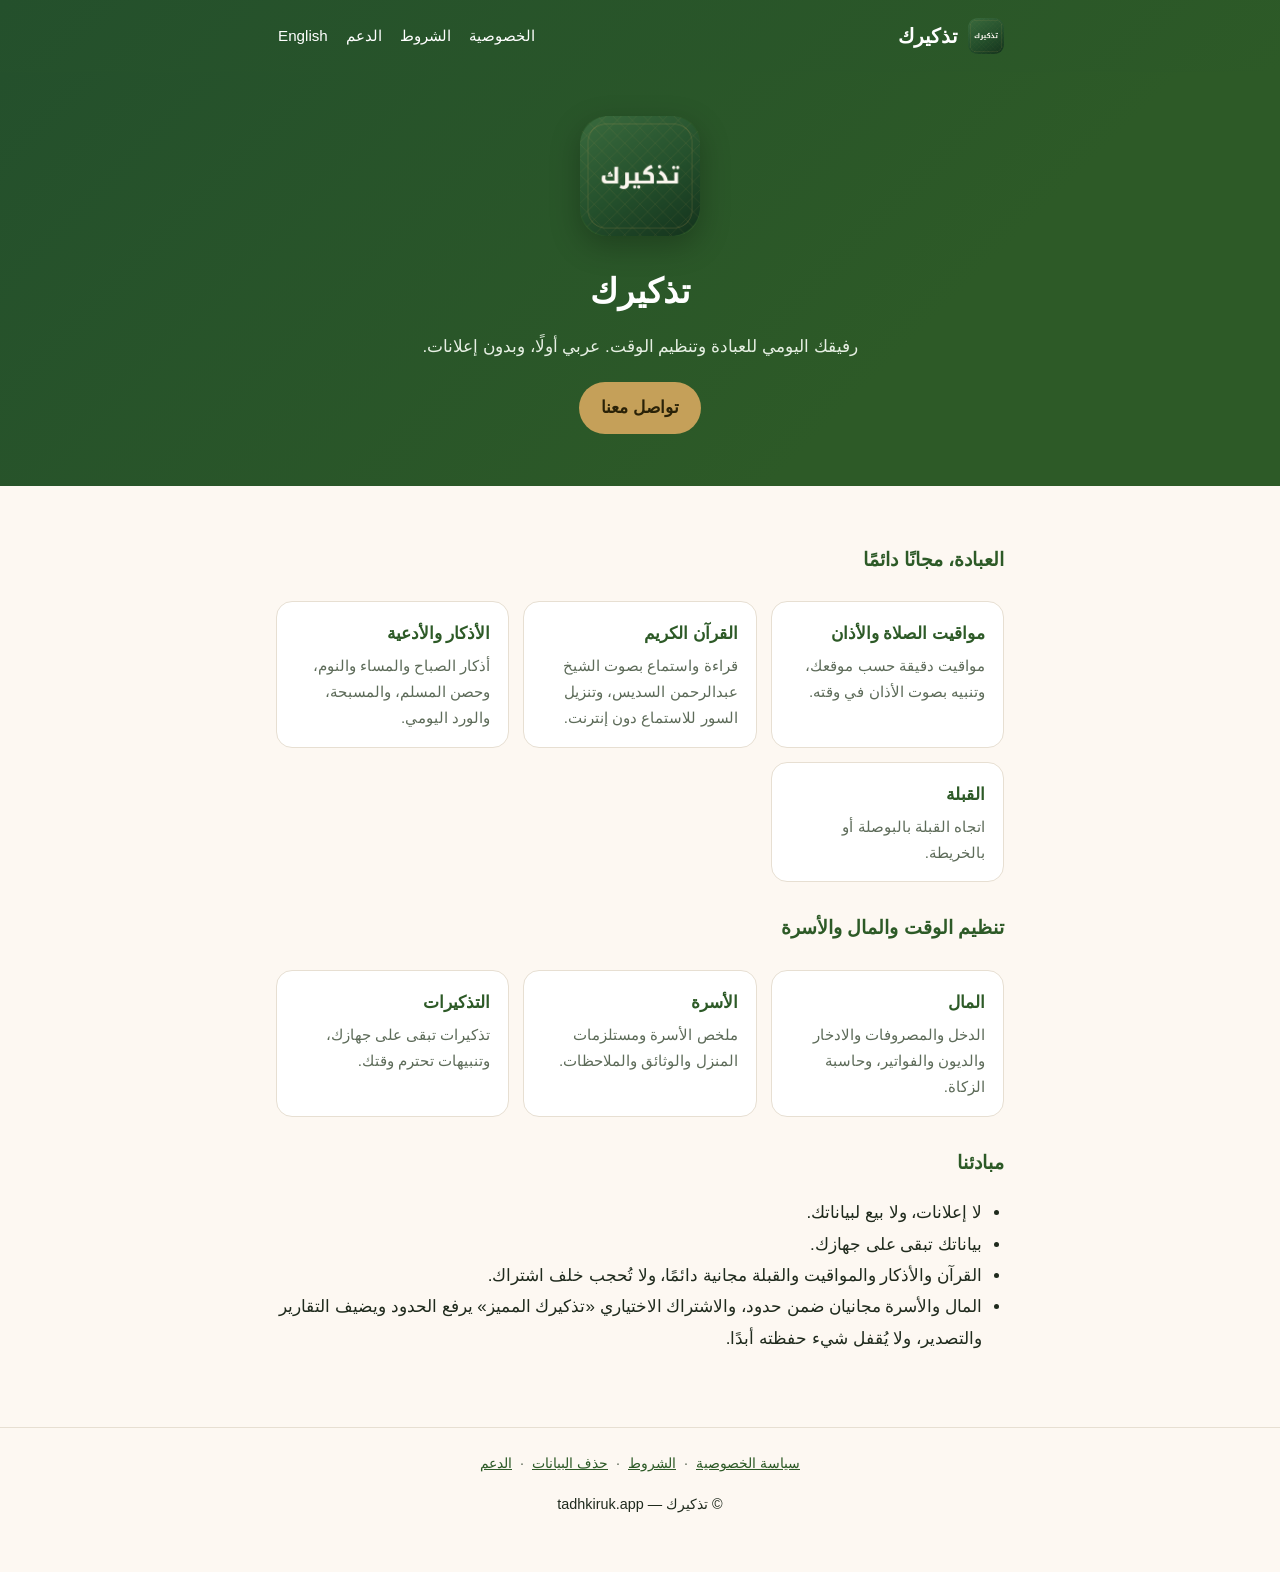
<file: index.html>
<!doctype html>
<html lang="ar" dir="rtl">
<head>
  <meta charset="utf-8">
  <meta name="viewport" content="width=device-width, initial-scale=1">
  <title>تذكيرك | رفيقك اليومي للعبادة وتنظيم الوقت</title>
  <meta name="description" content="تذكيرك: تطبيق عربي بلا إعلانات لمواقيت الصلاة والأذان والقبلة والقرآن والأذكار، وتنظيم الوقت والمال والأسرة.">
  <link rel="alternate" hreflang="en" href="https://tadhkiruk.app/en/">
  <link rel="stylesheet" href="style.css">
  <meta name="theme-color" content="#24502c">
  <link rel="icon" type="image/png" sizes="32x32" href="assets/favicon-32.png">
  <link rel="icon" type="image/png" sizes="192x192" href="assets/favicon-192.png">
  <link rel="apple-touch-icon" href="assets/apple-touch-icon.png">
  <link rel="canonical" href="https://tadhkiruk.app/">
  <meta property="og:type" content="website">
  <meta property="og:site_name" content="تذكيرك">
  <meta property="og:title" content="تذكيرك | رفيقك اليومي للعبادة وتنظيم الوقت">
  <meta property="og:description" content="تذكيرك: تطبيق عربي بلا إعلانات لمواقيت الصلاة والأذان والقبلة والقرآن والأذكار، وتنظيم الوقت والمال والأسرة.">
  <meta property="og:image" content="https://tadhkiruk.app/assets/og-image.png">
  <meta name="twitter:card" content="summary_large_image">
</head>
<body>
<header class="site"><div class="wrap">
  <a class="brand" href="/"><img src="assets/logo-icon-256.png" width="36" height="36" alt=""><span class="name">تذكيرك</span></a>
  <nav class="top">
    <a href="privacy.html">الخصوصية</a>
    <a href="terms.html">الشروط</a>
    <a href="support.html">الدعم</a>
    <a href="en/">English</a>
  </nav>
</div></header>

<section class="hero"><div class="wrap">
  <img class="hero-logo" src="assets/icon-512.png" width="120" height="120" alt="شعار تذكيرك">
  <h1>تذكيرك</h1>
  <p>رفيقك اليومي للعبادة وتنظيم الوقت. عربي أولًا، وبدون إعلانات.</p>
  <a class="badge" href="support.html">تواصل معنا</a>
</div></section>

<main><div class="wrap">
  <h2>العبادة، مجانًا دائمًا</h2>
  <div class="grid">
    <div class="card"><h3>مواقيت الصلاة والأذان</h3><p>مواقيت دقيقة حسب موقعك، وتنبيه بصوت الأذان في وقته.</p></div>
    <div class="card"><h3>القرآن الكريم</h3><p>قراءة واستماع بصوت الشيخ عبدالرحمن السديس، وتنزيل السور للاستماع دون إنترنت.</p></div>
    <div class="card"><h3>الأذكار والأدعية</h3><p>أذكار الصباح والمساء والنوم، وحصن المسلم، والمسبحة، والورد اليومي.</p></div>
    <div class="card"><h3>القبلة</h3><p>اتجاه القبلة بالبوصلة أو بالخريطة.</p></div>
  </div>

  <h2>تنظيم الوقت والمال والأسرة</h2>
  <div class="grid">
    <div class="card"><h3>المال</h3><p>الدخل والمصروفات والادخار والديون والفواتير، وحاسبة الزكاة.</p></div>
    <div class="card"><h3>الأسرة</h3><p>ملخص الأسرة ومستلزمات المنزل والوثائق والملاحظات.</p></div>
    <div class="card"><h3>التذكيرات</h3><p>تذكيرات تبقى على جهازك، وتنبيهات تحترم وقتك.</p></div>
  </div>

  <h2>مبادئنا</h2>
  <ul>
    <li>لا إعلانات، ولا بيع لبياناتك.</li>
    <li>بياناتك تبقى على جهازك.</li>
    <li>القرآن والأذكار والمواقيت والقبلة مجانية دائمًا، ولا تُحجب خلف اشتراك.</li>
    <li>المال والأسرة مجانيان ضمن حدود، والاشتراك الاختياري «تذكيرك المميز» يرفع الحدود ويضيف التقارير والتصدير، ولا يُقفل شيء حفظته أبدًا.</li>
  </ul>
</div></main>

<footer class="site"><div class="wrap">
  <a href="privacy.html">سياسة الخصوصية</a>·<a href="terms.html">الشروط</a>·<a href="delete-data.html">حذف البيانات</a>·<a href="support.html">الدعم</a>
  <p>© تذكيرك — tadhkiruk.app</p>
</div></footer>
</body>
</html>
</file>
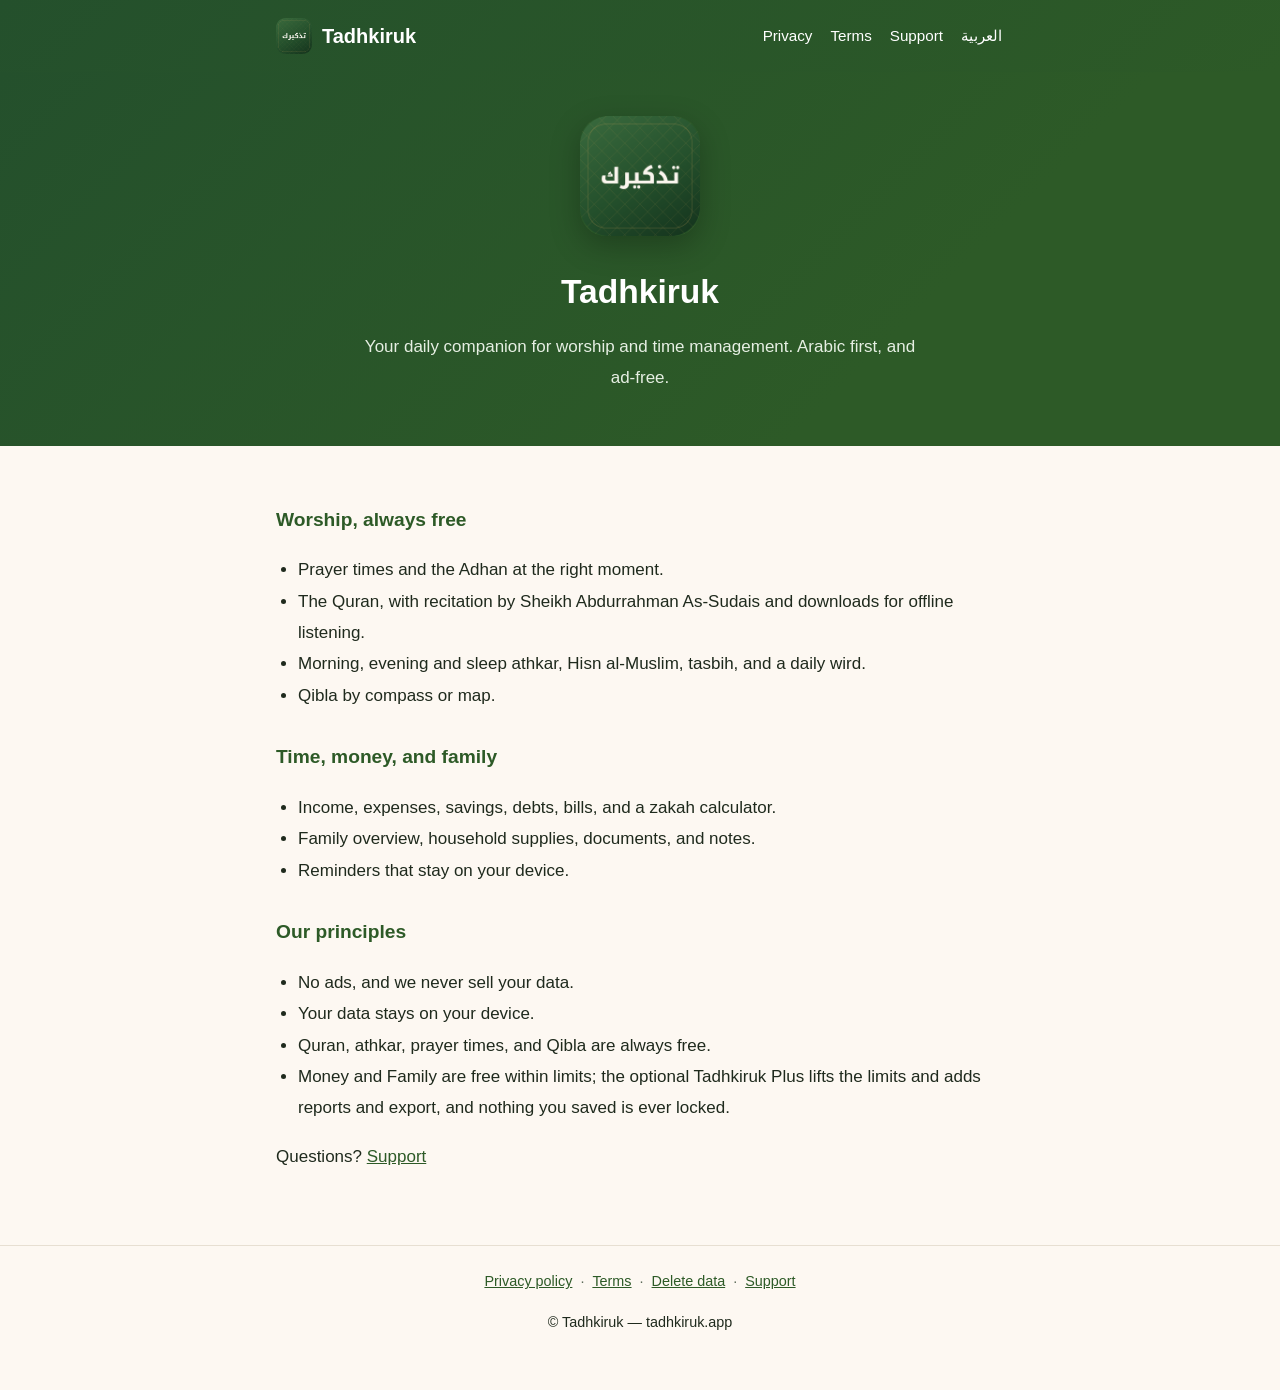
<file: en/index.html>
<!doctype html>
<html lang="en" dir="ltr">
<head>
  <meta charset="utf-8">
  <meta name="viewport" content="width=device-width, initial-scale=1">
  <title>Your daily companion for worship and time management | Tadhkiruk</title>
  <meta name="description" content="Tadhkiruk: an Arabic-first, ad-free app for prayer times, Adhan, Qibla, Quran, and athkar, plus time, money, and family organisation.">
  <link rel="alternate" hreflang="ar" href="https://tadhkiruk.app/en/">
  <link rel="stylesheet" href="../style.css">
  <meta name="theme-color" content="#24502c">
  <link rel="icon" type="image/png" sizes="32x32" href="../assets/favicon-32.png">
  <link rel="icon" type="image/png" sizes="192x192" href="../assets/favicon-192.png">
  <link rel="apple-touch-icon" href="../assets/apple-touch-icon.png">
  <link rel="canonical" href="https://tadhkiruk.app/en/">
  <meta property="og:type" content="website">
  <meta property="og:site_name" content="Tadhkiruk">
  <meta property="og:title" content="Your daily companion for worship and time management | Tadhkiruk">
  <meta property="og:description" content="Tadhkiruk: an Arabic-first, ad-free app for prayer times, Adhan, Qibla, Quran, and athkar, plus time, money, and family organisation.">
  <meta property="og:image" content="https://tadhkiruk.app/assets/og-image.png">
  <meta name="twitter:card" content="summary_large_image">
</head>
<body>
<header class="site"><div class="wrap">
  <a class="brand" href="/en/"><img src="../assets/logo-icon-256.png" width="36" height="36" alt=""><span class="name">Tadhkiruk</span></a>
  <nav class="top">
    <a href="privacy.html">Privacy</a>
    <a href="terms.html">Terms</a>
    <a href="support.html">Support</a>
    <a href="../index.html">العربية</a>
  </nav>
</div></header>
<section class="hero"><div class="wrap">
  <img class="hero-logo" src="../assets/icon-512.png" width="120" height="120" alt="Tadhkiruk logo">
  <h1>Tadhkiruk</h1>
  <p>Your daily companion for worship and time management. Arabic first, and ad-free.</p>
</div></section>
<main><div class="wrap">
  <h2>Worship, always free</h2>
  <ul>
    <li>Prayer times and the Adhan at the right moment.</li>
    <li>The Quran, with recitation by Sheikh Abdurrahman As-Sudais and downloads for offline listening.</li>
    <li>Morning, evening and sleep athkar, Hisn al-Muslim, tasbih, and a daily wird.</li>
    <li>Qibla by compass or map.</li>
  </ul>
  <h2>Time, money, and family</h2>
  <ul>
    <li>Income, expenses, savings, debts, bills, and a zakah calculator.</li>
    <li>Family overview, household supplies, documents, and notes.</li>
    <li>Reminders that stay on your device.</li>
  </ul>
  <h2>Our principles</h2>
  <ul>
    <li>No ads, and we never sell your data.</li>
    <li>Your data stays on your device.</li>
    <li>Quran, athkar, prayer times, and Qibla are always free.</li>
    <li>Money and Family are free within limits; the optional Tadhkiruk Plus lifts the limits and adds reports and export, and nothing you saved is ever locked.</li>
  </ul>
  <p>Questions? <a href="support.html">Support</a></p>
</div></main>
<footer class="site"><div class="wrap">
  <a href="privacy.html">Privacy policy</a>·<a href="terms.html">Terms</a>·<a href="delete-data.html">Delete data</a>·<a href="support.html">Support</a>
  <p>© Tadhkiruk — tadhkiruk.app</p>
</div></footer>
</body>
</html>
</file>
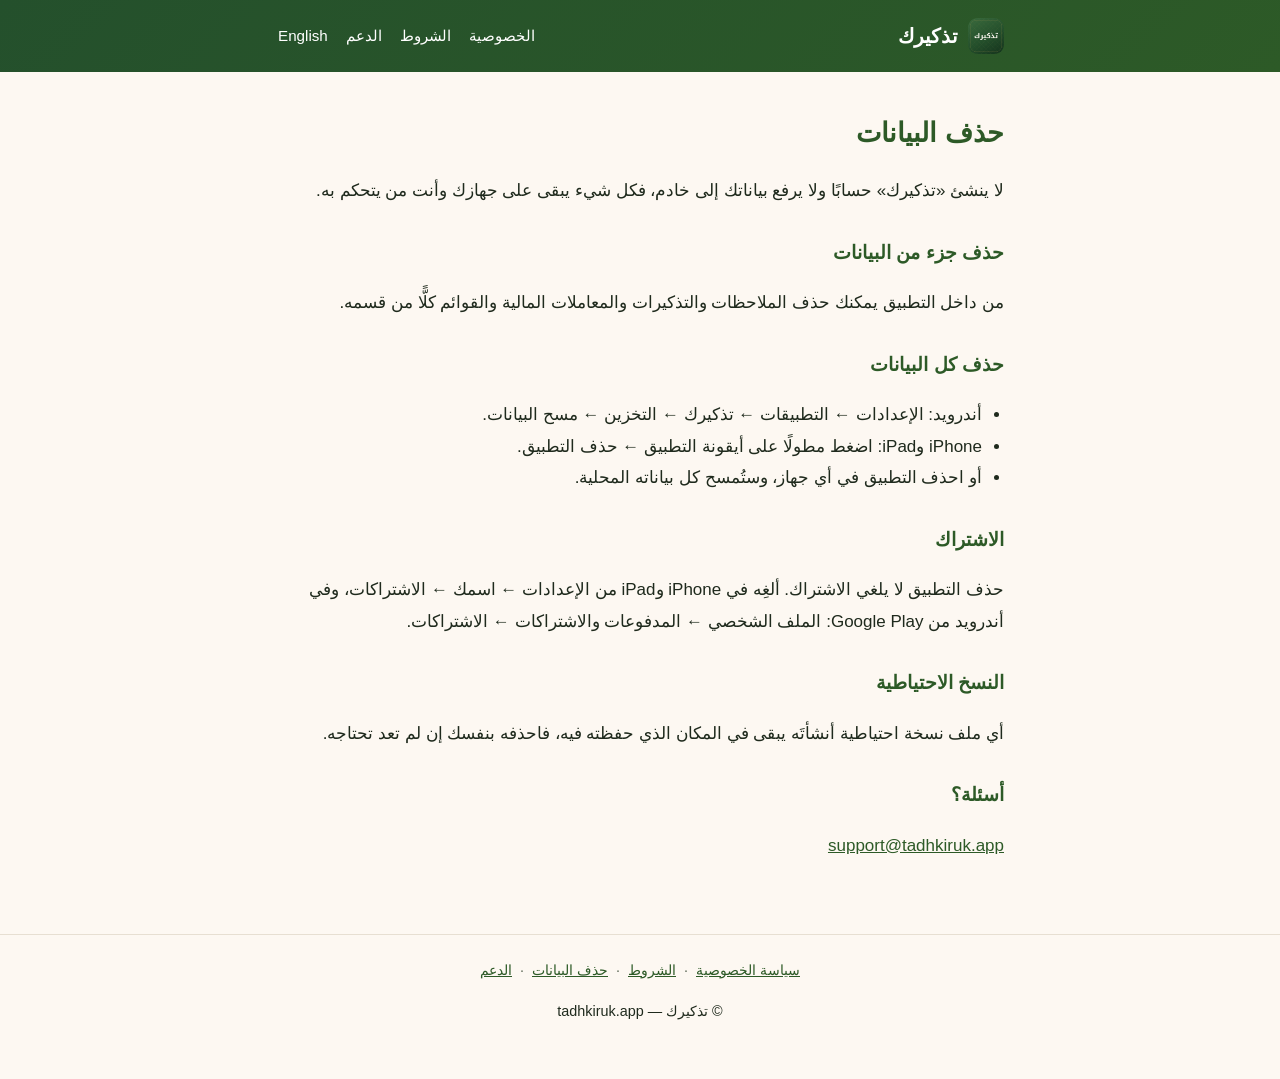
<file: delete-data.html>
<!doctype html>
<html lang="ar" dir="rtl">
<head>
  <meta charset="utf-8">
  <meta name="viewport" content="width=device-width, initial-scale=1">
  <title>حذف البيانات | تذكيرك</title>
  <meta name="description" content="كيف تحذف بياناتك من تطبيق تذكيرك.">
  <link rel="alternate" hreflang="en" href="https://tadhkiruk.app/en/delete-data.html">
  <link rel="stylesheet" href="style.css">
  <meta name="theme-color" content="#24502c">
  <link rel="icon" type="image/png" sizes="32x32" href="assets/favicon-32.png">
  <link rel="icon" type="image/png" sizes="192x192" href="assets/favicon-192.png">
  <link rel="apple-touch-icon" href="assets/apple-touch-icon.png">
  <link rel="canonical" href="https://tadhkiruk.app/delete-data.html">
  <meta property="og:type" content="website">
  <meta property="og:site_name" content="تذكيرك">
  <meta property="og:title" content="حذف البيانات | تذكيرك">
  <meta property="og:description" content="كيف تحذف بياناتك من تطبيق تذكيرك.">
  <meta property="og:image" content="https://tadhkiruk.app/assets/og-image.png">
  <meta name="twitter:card" content="summary_large_image">
</head>
<body>
<header class="site"><div class="wrap">
  <a class="brand" href="/"><img src="assets/logo-icon-256.png" width="36" height="36" alt=""><span class="name">تذكيرك</span></a>
  <nav class="top">
    <a href="privacy.html">الخصوصية</a>
    <a href="terms.html">الشروط</a>
    <a href="support.html">الدعم</a>
    <a href="en/delete-data.html">English</a>
  </nav>
</div></header>

<main><div class="wrap">
  <h1 class="page">حذف البيانات</h1>

  <p>لا ينشئ «تذكيرك» حسابًا ولا يرفع بياناتك إلى خادم، فكل شيء يبقى على جهازك وأنت من يتحكم به.</p>

  <h2>حذف جزء من البيانات</h2>
  <p>من داخل التطبيق يمكنك حذف الملاحظات والتذكيرات والمعاملات المالية والقوائم كلًّا من قسمه.</p>

  <h2>حذف كل البيانات</h2>
  <ul>
    <li>أندرويد: الإعدادات ← التطبيقات ← تذكيرك ← التخزين ← مسح البيانات.</li>
    <li>iPhone وiPad: اضغط مطولًا على أيقونة التطبيق ← حذف التطبيق.</li>
    <li>أو احذف التطبيق في أي جهاز، وستُمسح كل بياناته المحلية.</li>
  </ul>

  <h2>الاشتراك</h2>
  <p>حذف التطبيق لا يلغي الاشتراك. ألغِه في iPhone وiPad من الإعدادات ← اسمك ← الاشتراكات، وفي أندرويد من Google Play: الملف الشخصي ← المدفوعات والاشتراكات ← الاشتراكات.</p>

  <h2>النسخ الاحتياطية</h2>
  <p>أي ملف نسخة احتياطية أنشأتَه يبقى في المكان الذي حفظته فيه، فاحذفه بنفسك إن لم تعد تحتاجه.</p>

  <h2>أسئلة؟</h2>
  <p><a href="mailto:support@tadhkiruk.app">support@tadhkiruk.app</a></p>
</div></main>

<footer class="site"><div class="wrap">
  <a href="privacy.html">سياسة الخصوصية</a>·<a href="terms.html">الشروط</a>·<a href="delete-data.html">حذف البيانات</a>·<a href="support.html">الدعم</a>
  <p>© تذكيرك — tadhkiruk.app</p>
</div></footer>
</body>
</html>
</file>
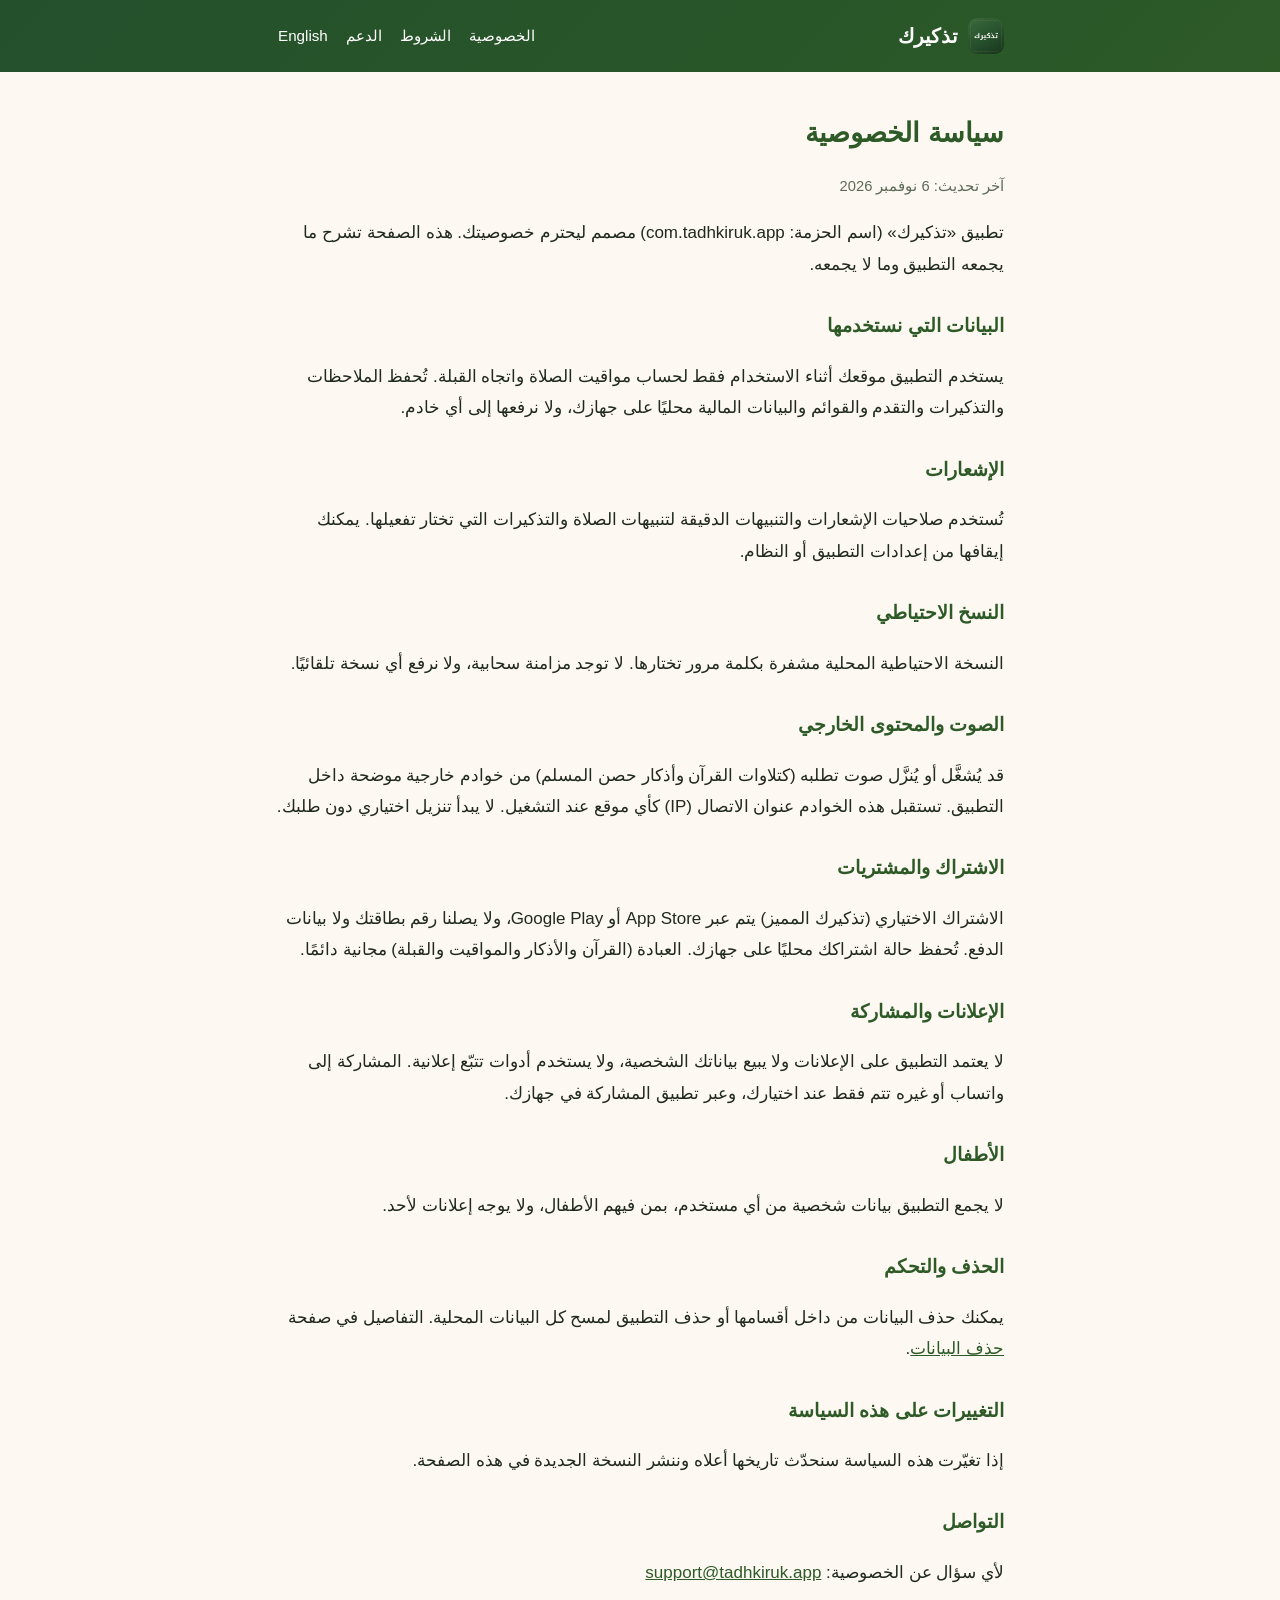
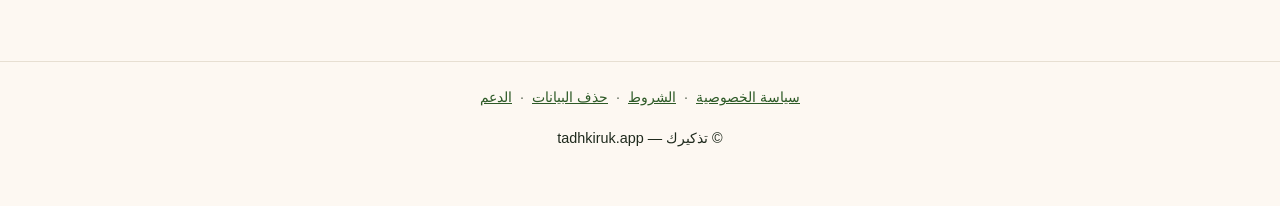
<file: privacy.html>
<!doctype html>
<html lang="ar" dir="rtl">
<head>
  <meta charset="utf-8">
  <meta name="viewport" content="width=device-width, initial-scale=1">
  <title>سياسة الخصوصية | تذكيرك</title>
  <meta name="description" content="سياسة الخصوصية لتطبيق تذكيرك.">
  <link rel="alternate" hreflang="en" href="https://tadhkiruk.app/en/privacy.html">
  <link rel="stylesheet" href="style.css">
  <meta name="theme-color" content="#24502c">
  <link rel="icon" type="image/png" sizes="32x32" href="assets/favicon-32.png">
  <link rel="icon" type="image/png" sizes="192x192" href="assets/favicon-192.png">
  <link rel="apple-touch-icon" href="assets/apple-touch-icon.png">
  <link rel="canonical" href="https://tadhkiruk.app/privacy.html">
  <meta property="og:type" content="website">
  <meta property="og:site_name" content="تذكيرك">
  <meta property="og:title" content="سياسة الخصوصية | تذكيرك">
  <meta property="og:description" content="سياسة الخصوصية لتطبيق تذكيرك.">
  <meta property="og:image" content="https://tadhkiruk.app/assets/og-image.png">
  <meta name="twitter:card" content="summary_large_image">
</head>
<body>
<header class="site"><div class="wrap">
  <a class="brand" href="/"><img src="assets/logo-icon-256.png" width="36" height="36" alt=""><span class="name">تذكيرك</span></a>
  <nav class="top">
    <a href="privacy.html">الخصوصية</a>
    <a href="terms.html">الشروط</a>
    <a href="support.html">الدعم</a>
    <a href="en/privacy.html">English</a>
  </nav>
</div></header>

<main><div class="wrap">
  <h1 class="page">سياسة الخصوصية</h1>
  <p class="muted">آخر تحديث: 6 نوفمبر 2026</p>

  <p>تطبيق «تذكيرك» (اسم الحزمة: com.tadhkiruk.app) مصمم ليحترم خصوصيتك. هذه الصفحة تشرح ما يجمعه التطبيق وما لا يجمعه.</p>

  <h2>البيانات التي نستخدمها</h2>
  <p>يستخدم التطبيق موقعك أثناء الاستخدام فقط لحساب مواقيت الصلاة واتجاه القبلة. تُحفظ الملاحظات والتذكيرات والتقدم والقوائم والبيانات المالية محليًا على جهازك، ولا نرفعها إلى أي خادم.</p>

  <h2>الإشعارات</h2>
  <p>تُستخدم صلاحيات الإشعارات والتنبيهات الدقيقة لتنبيهات الصلاة والتذكيرات التي تختار تفعيلها. يمكنك إيقافها من إعدادات التطبيق أو النظام.</p>

  <h2>النسخ الاحتياطي</h2>
  <p>النسخة الاحتياطية المحلية مشفرة بكلمة مرور تختارها. لا توجد مزامنة سحابية، ولا نرفع أي نسخة تلقائيًا.</p>

  <h2>الصوت والمحتوى الخارجي</h2>
  <p>قد يُشغَّل أو يُنزَّل صوت تطلبه (كتلاوات القرآن وأذكار حصن المسلم) من خوادم خارجية موضحة داخل التطبيق. تستقبل هذه الخوادم عنوان الاتصال (IP) كأي موقع عند التشغيل. لا يبدأ تنزيل اختياري دون طلبك.</p>

  <h2>الاشتراك والمشتريات</h2>
  <p>الاشتراك الاختياري (تذكيرك المميز) يتم عبر App Store أو Google Play، ولا يصلنا رقم بطاقتك ولا بيانات الدفع. تُحفظ حالة اشتراكك محليًا على جهازك. العبادة (القرآن والأذكار والمواقيت والقبلة) مجانية دائمًا.</p>

  <h2>الإعلانات والمشاركة</h2>
  <p>لا يعتمد التطبيق على الإعلانات ولا يبيع بياناتك الشخصية، ولا يستخدم أدوات تتبّع إعلانية. المشاركة إلى واتساب أو غيره تتم فقط عند اختيارك، وعبر تطبيق المشاركة في جهازك.</p>

  <h2>الأطفال</h2>
  <p>لا يجمع التطبيق بيانات شخصية من أي مستخدم، بمن فيهم الأطفال، ولا يوجه إعلانات لأحد.</p>

  <h2>الحذف والتحكم</h2>
  <p>يمكنك حذف البيانات من داخل أقسامها أو حذف التطبيق لمسح كل البيانات المحلية. التفاصيل في صفحة <a href="delete-data.html">حذف البيانات</a>.</p>

  <h2>التغييرات على هذه السياسة</h2>
  <p>إذا تغيّرت هذه السياسة سنحدّث تاريخها أعلاه وننشر النسخة الجديدة في هذه الصفحة.</p>

  <h2>التواصل</h2>
  <p>لأي سؤال عن الخصوصية: <a href="mailto:support@tadhkiruk.app">support@tadhkiruk.app</a></p>
</div></main>

<footer class="site"><div class="wrap">
  <a href="privacy.html">سياسة الخصوصية</a>·<a href="terms.html">الشروط</a>·<a href="delete-data.html">حذف البيانات</a>·<a href="support.html">الدعم</a>
  <p>© تذكيرك — tadhkiruk.app</p>
</div></footer>
</body>
</html>
</file>
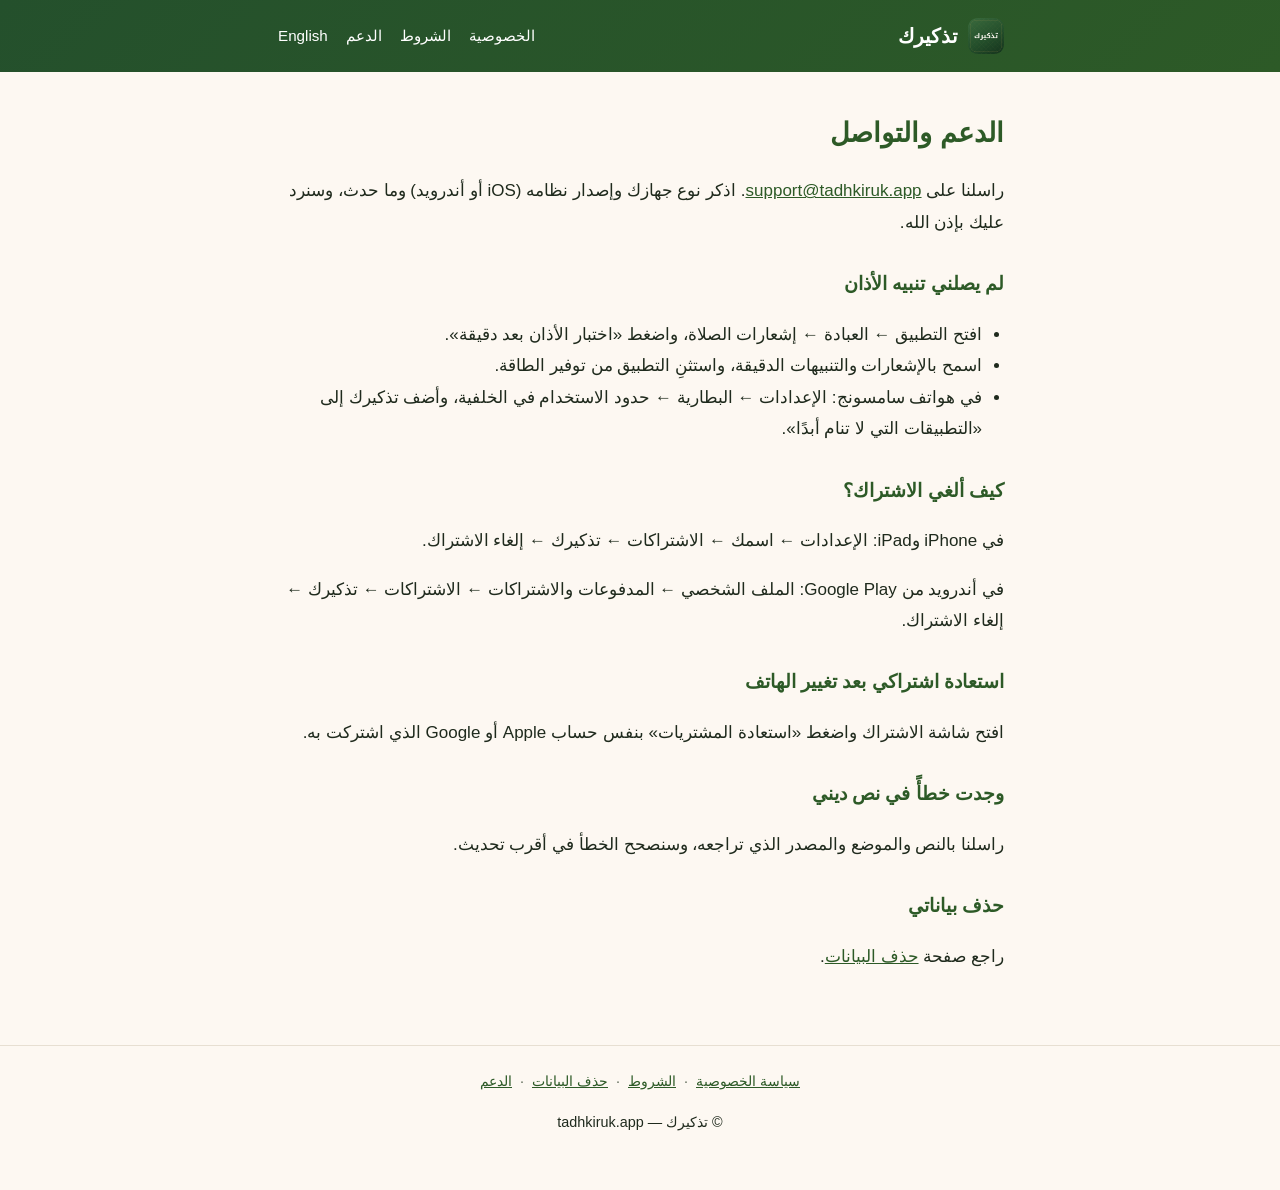
<file: support.html>
<!doctype html>
<html lang="ar" dir="rtl">
<head>
  <meta charset="utf-8">
  <meta name="viewport" content="width=device-width, initial-scale=1">
  <title>الدعم والتواصل | تذكيرك</title>
  <meta name="description" content="الدعم والأسئلة الشائعة لتطبيق تذكيرك.">
  <link rel="alternate" hreflang="en" href="https://tadhkiruk.app/en/support.html">
  <link rel="stylesheet" href="style.css">
  <meta name="theme-color" content="#24502c">
  <link rel="icon" type="image/png" sizes="32x32" href="assets/favicon-32.png">
  <link rel="icon" type="image/png" sizes="192x192" href="assets/favicon-192.png">
  <link rel="apple-touch-icon" href="assets/apple-touch-icon.png">
  <link rel="canonical" href="https://tadhkiruk.app/support.html">
  <meta property="og:type" content="website">
  <meta property="og:site_name" content="تذكيرك">
  <meta property="og:title" content="الدعم والتواصل | تذكيرك">
  <meta property="og:description" content="الدعم والأسئلة الشائعة لتطبيق تذكيرك.">
  <meta property="og:image" content="https://tadhkiruk.app/assets/og-image.png">
  <meta name="twitter:card" content="summary_large_image">
</head>
<body>
<header class="site"><div class="wrap">
  <a class="brand" href="/"><img src="assets/logo-icon-256.png" width="36" height="36" alt=""><span class="name">تذكيرك</span></a>
  <nav class="top">
    <a href="privacy.html">الخصوصية</a>
    <a href="terms.html">الشروط</a>
    <a href="support.html">الدعم</a>
    <a href="en/support.html">English</a>
  </nav>
</div></header>

<main><div class="wrap">
  <h1 class="page">الدعم والتواصل</h1>
  <p>راسلنا على <a href="mailto:support@tadhkiruk.app">support@tadhkiruk.app</a>. اذكر نوع جهازك وإصدار نظامه (iOS أو أندرويد) وما حدث، وسنرد عليك بإذن الله.</p>

  <h2>لم يصلني تنبيه الأذان</h2>
  <ul>
    <li>افتح التطبيق ← العبادة ← إشعارات الصلاة، واضغط «اختبار الأذان بعد دقيقة».</li>
    <li>اسمح بالإشعارات والتنبيهات الدقيقة، واستثنِ التطبيق من توفير الطاقة.</li>
    <li>في هواتف سامسونج: الإعدادات ← البطارية ← حدود الاستخدام في الخلفية، وأضف تذكيرك إلى «التطبيقات التي لا تنام أبدًا».</li>
  </ul>

  <h2>كيف ألغي الاشتراك؟</h2>
  <p>في iPhone وiPad: الإعدادات ← اسمك ← الاشتراكات ← تذكيرك ← إلغاء الاشتراك.</p>
  <p>في أندرويد من Google Play: الملف الشخصي ← المدفوعات والاشتراكات ← الاشتراكات ← تذكيرك ← إلغاء الاشتراك.</p>

  <h2>استعادة اشتراكي بعد تغيير الهاتف</h2>
  <p>افتح شاشة الاشتراك واضغط «استعادة المشتريات» بنفس حساب Apple أو Google الذي اشتركت به.</p>

  <h2>وجدت خطأً في نص ديني</h2>
  <p>راسلنا بالنص والموضع والمصدر الذي تراجعه، وسنصحح الخطأ في أقرب تحديث.</p>

  <h2>حذف بياناتي</h2>
  <p>راجع صفحة <a href="delete-data.html">حذف البيانات</a>.</p>
</div></main>

<footer class="site"><div class="wrap">
  <a href="privacy.html">سياسة الخصوصية</a>·<a href="terms.html">الشروط</a>·<a href="delete-data.html">حذف البيانات</a>·<a href="support.html">الدعم</a>
  <p>© تذكيرك — tadhkiruk.app</p>
</div></footer>
</body>
</html>
</file>
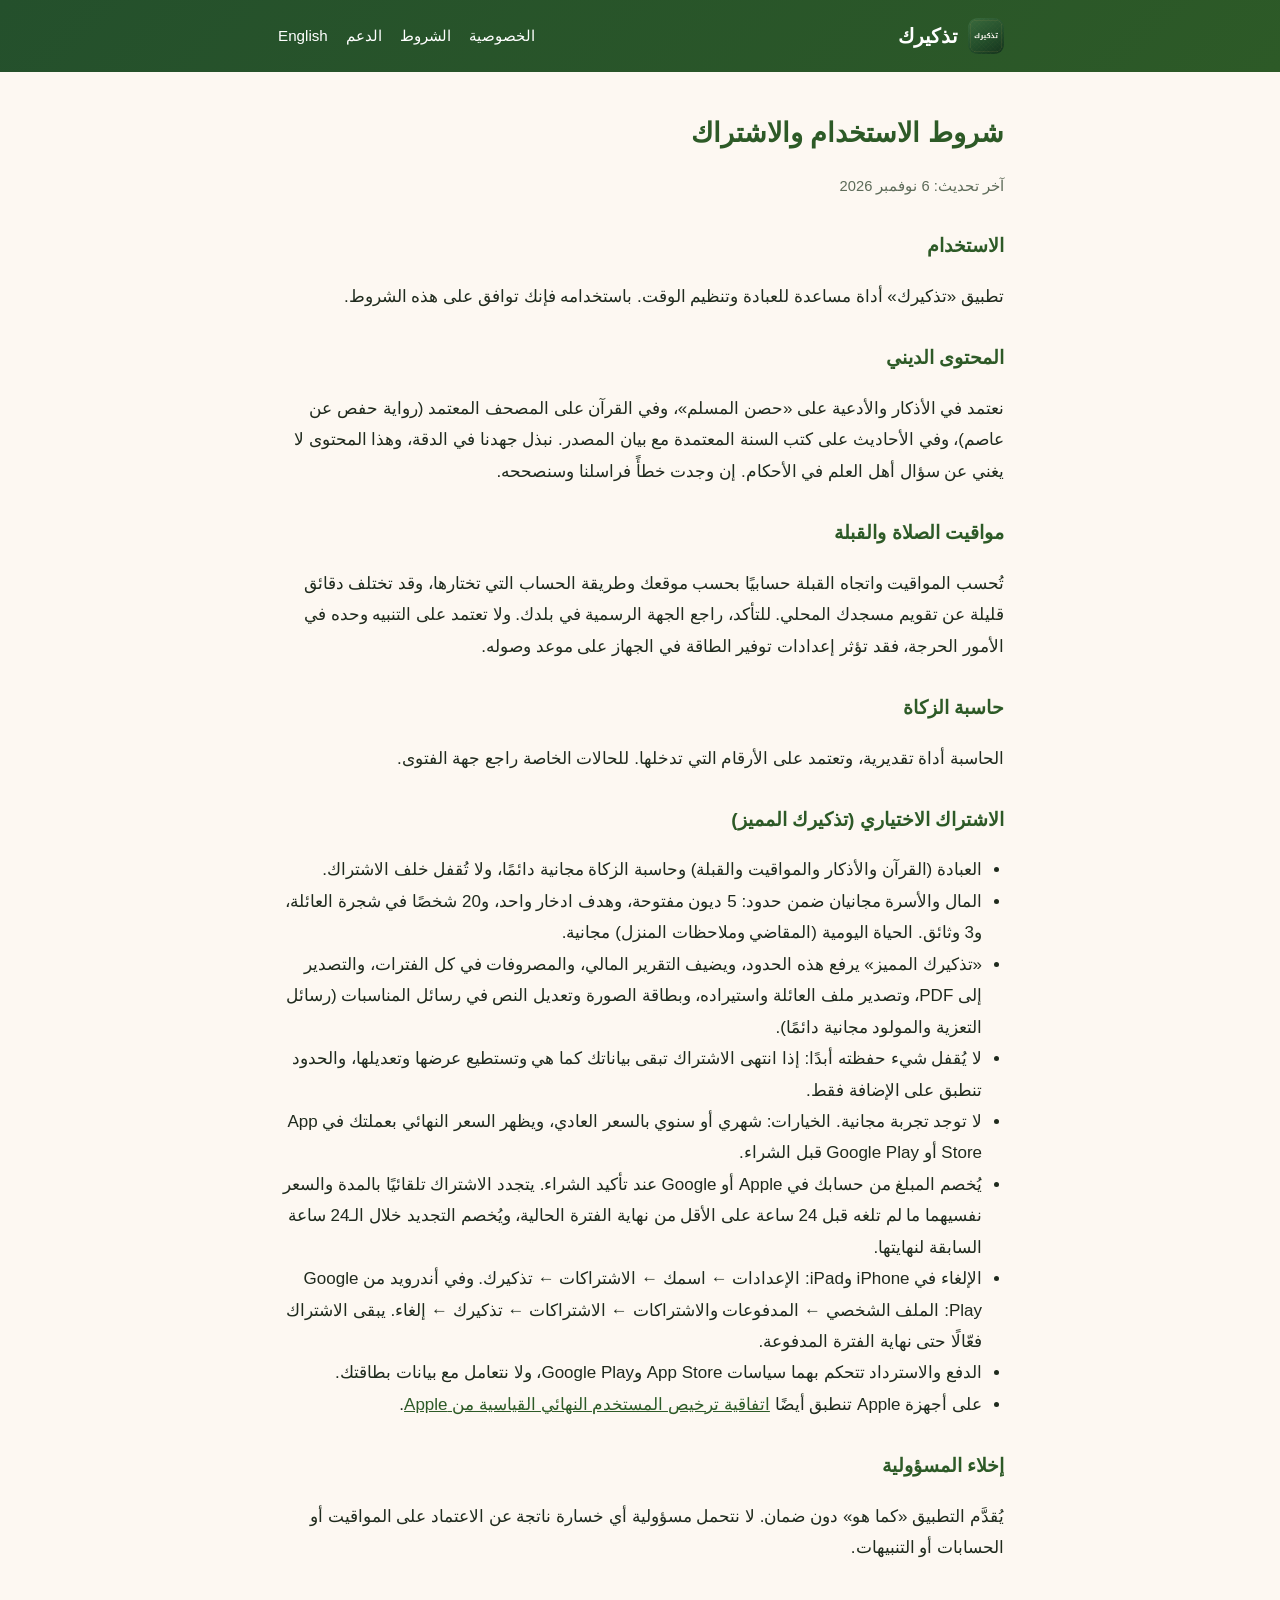
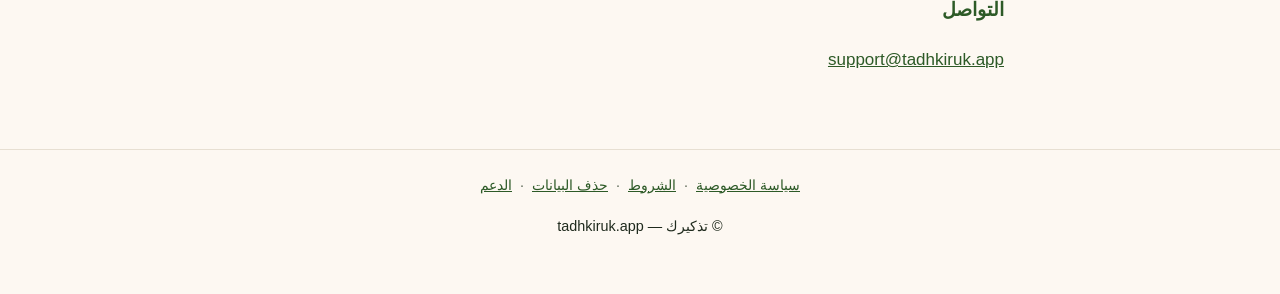
<file: terms.html>
<!doctype html>
<html lang="ar" dir="rtl">
<head>
  <meta charset="utf-8">
  <meta name="viewport" content="width=device-width, initial-scale=1">
  <title>شروط الاستخدام والاشتراك | تذكيرك</title>
  <meta name="description" content="شروط استخدام تطبيق تذكيرك والاشتراك الاختياري.">
  <link rel="alternate" hreflang="en" href="https://tadhkiruk.app/en/terms.html">
  <link rel="stylesheet" href="style.css">
  <meta name="theme-color" content="#24502c">
  <link rel="icon" type="image/png" sizes="32x32" href="assets/favicon-32.png">
  <link rel="icon" type="image/png" sizes="192x192" href="assets/favicon-192.png">
  <link rel="apple-touch-icon" href="assets/apple-touch-icon.png">
  <link rel="canonical" href="https://tadhkiruk.app/terms.html">
  <meta property="og:type" content="website">
  <meta property="og:site_name" content="تذكيرك">
  <meta property="og:title" content="شروط الاستخدام والاشتراك | تذكيرك">
  <meta property="og:description" content="شروط استخدام تطبيق تذكيرك والاشتراك الاختياري.">
  <meta property="og:image" content="https://tadhkiruk.app/assets/og-image.png">
  <meta name="twitter:card" content="summary_large_image">
</head>
<body>
<header class="site"><div class="wrap">
  <a class="brand" href="/"><img src="assets/logo-icon-256.png" width="36" height="36" alt=""><span class="name">تذكيرك</span></a>
  <nav class="top">
    <a href="privacy.html">الخصوصية</a>
    <a href="terms.html">الشروط</a>
    <a href="support.html">الدعم</a>
    <a href="en/terms.html">English</a>
  </nav>
</div></header>

<main><div class="wrap">
  <h1 class="page">شروط الاستخدام والاشتراك</h1>
  <p class="muted">آخر تحديث: 6 نوفمبر 2026</p>

  <h2>الاستخدام</h2>
  <p>تطبيق «تذكيرك» أداة مساعدة للعبادة وتنظيم الوقت. باستخدامه فإنك توافق على هذه الشروط.</p>

  <h2>المحتوى الديني</h2>
  <p>نعتمد في الأذكار والأدعية على «حصن المسلم»، وفي القرآن على المصحف المعتمد (رواية حفص عن عاصم)، وفي الأحاديث على كتب السنة المعتمدة مع بيان المصدر. نبذل جهدنا في الدقة، وهذا المحتوى لا يغني عن سؤال أهل العلم في الأحكام. إن وجدت خطأً فراسلنا وسنصححه.</p>

  <h2>مواقيت الصلاة والقبلة</h2>
  <p>تُحسب المواقيت واتجاه القبلة حسابيًا بحسب موقعك وطريقة الحساب التي تختارها، وقد تختلف دقائق قليلة عن تقويم مسجدك المحلي. للتأكد، راجع الجهة الرسمية في بلدك. ولا تعتمد على التنبيه وحده في الأمور الحرجة، فقد تؤثر إعدادات توفير الطاقة في الجهاز على موعد وصوله.</p>

  <h2>حاسبة الزكاة</h2>
  <p>الحاسبة أداة تقديرية، وتعتمد على الأرقام التي تدخلها. للحالات الخاصة راجع جهة الفتوى.</p>

  <h2>الاشتراك الاختياري (تذكيرك المميز)</h2>
  <ul>
    <li>العبادة (القرآن والأذكار والمواقيت والقبلة) وحاسبة الزكاة مجانية دائمًا، ولا تُقفل خلف الاشتراك.</li>
    <li>المال والأسرة مجانيان ضمن حدود: 5 ديون مفتوحة، وهدف ادخار واحد، و20 شخصًا في شجرة العائلة، و3 وثائق. الحياة اليومية (المقاضي وملاحظات المنزل) مجانية.</li>
    <li>«تذكيرك المميز» يرفع هذه الحدود، ويضيف التقرير المالي، والمصروفات في كل الفترات، والتصدير إلى PDF، وتصدير ملف العائلة واستيراده، وبطاقة الصورة وتعديل النص في رسائل المناسبات (رسائل التعزية والمولود مجانية دائمًا).</li>
    <li>لا يُقفل شيء حفظته أبدًا: إذا انتهى الاشتراك تبقى بياناتك كما هي وتستطيع عرضها وتعديلها، والحدود تنطبق على الإضافة فقط.</li>
    <li>لا توجد تجربة مجانية. الخيارات: شهري أو سنوي بالسعر العادي، ويظهر السعر النهائي بعملتك في App Store أو Google Play قبل الشراء.</li>
    <li>يُخصم المبلغ من حسابك في Apple أو Google عند تأكيد الشراء. يتجدد الاشتراك تلقائيًا بالمدة والسعر نفسيهما ما لم تلغه قبل 24 ساعة على الأقل من نهاية الفترة الحالية، ويُخصم التجديد خلال الـ24 ساعة السابقة لنهايتها.</li>
    <li>الإلغاء في iPhone وiPad: الإعدادات ← اسمك ← الاشتراكات ← تذكيرك. وفي أندرويد من Google Play: الملف الشخصي ← المدفوعات والاشتراكات ← الاشتراكات ← تذكيرك ← إلغاء. يبقى الاشتراك فعّالًا حتى نهاية الفترة المدفوعة.</li>
    <li>الدفع والاسترداد تتحكم بهما سياسات App Store وGoogle Play، ولا نتعامل مع بيانات بطاقتك.</li>
    <li>على أجهزة Apple تنطبق أيضًا <a href="https://www.apple.com/legal/internet-services/itunes/dev/stdeula/">اتفاقية ترخيص المستخدم النهائي القياسية من Apple</a>.</li>
  </ul>

  <h2>إخلاء المسؤولية</h2>
  <p>يُقدَّم التطبيق «كما هو» دون ضمان. لا نتحمل مسؤولية أي خسارة ناتجة عن الاعتماد على المواقيت أو الحسابات أو التنبيهات.</p>

  <h2>التواصل</h2>
  <p><a href="mailto:support@tadhkiruk.app">support@tadhkiruk.app</a></p>
</div></main>

<footer class="site"><div class="wrap">
  <a href="privacy.html">سياسة الخصوصية</a>·<a href="terms.html">الشروط</a>·<a href="delete-data.html">حذف البيانات</a>·<a href="support.html">الدعم</a>
  <p>© تذكيرك — tadhkiruk.app</p>
</div></footer>
</body>
</html>
</file>
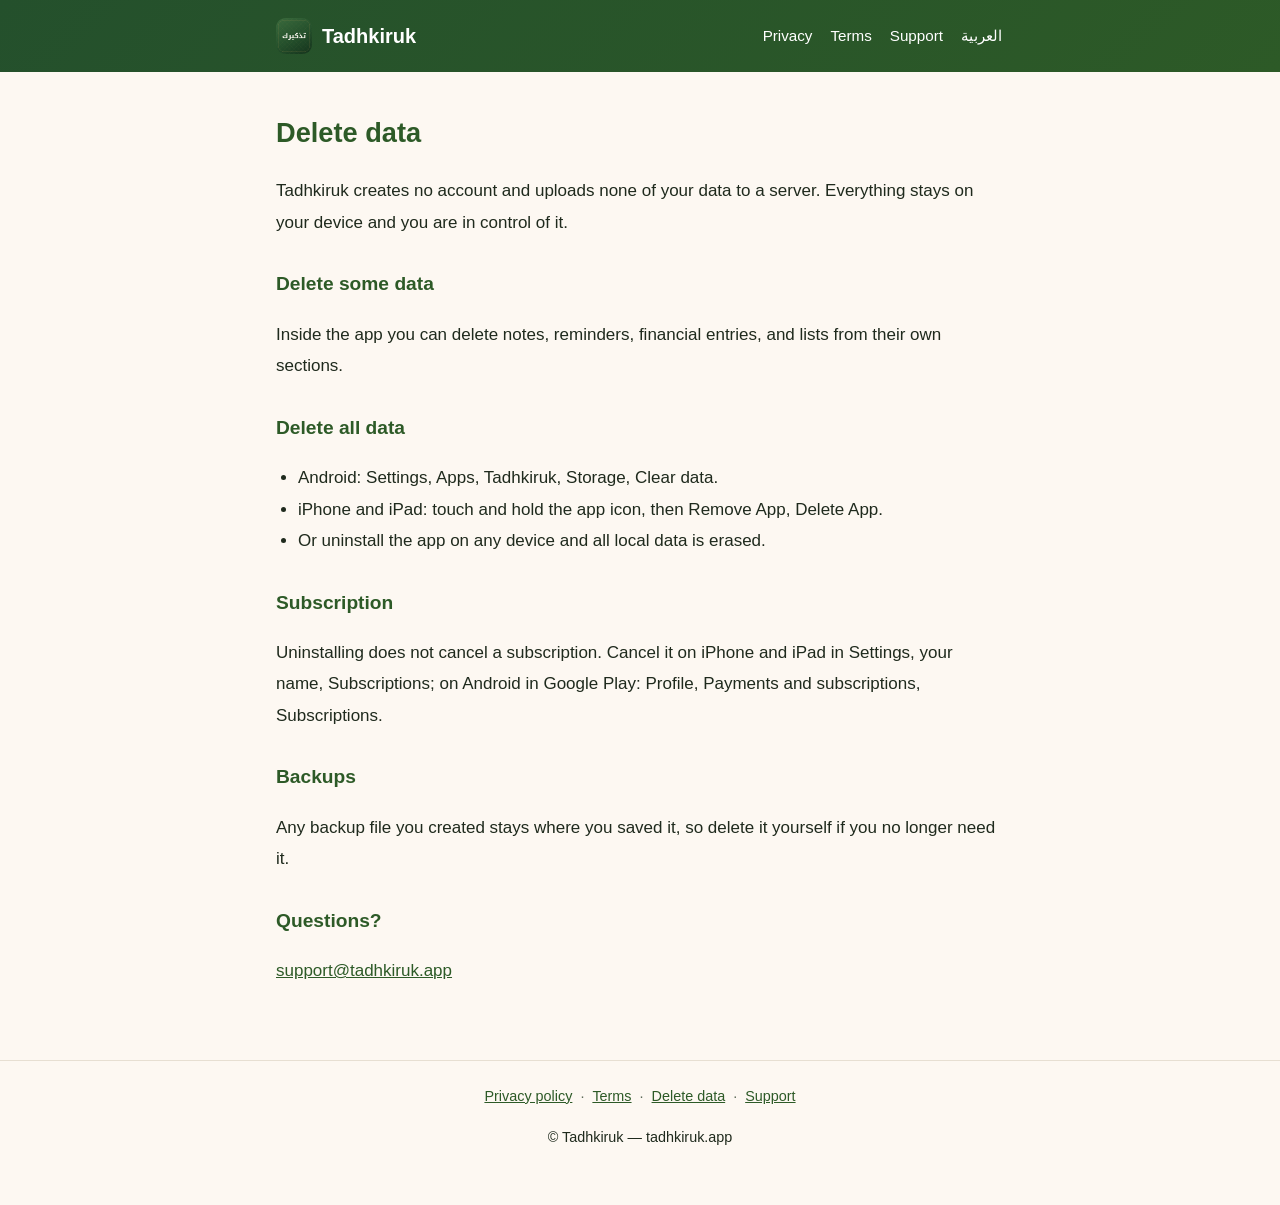
<file: en/delete-data.html>
<!doctype html>
<html lang="en" dir="ltr">
<head>
  <meta charset="utf-8">
  <meta name="viewport" content="width=device-width, initial-scale=1">
  <title>Delete data | Tadhkiruk</title>
  <meta name="description" content="How to delete your data from the Tadhkiruk app.">
  <link rel="alternate" hreflang="ar" href="https://tadhkiruk.app/delete-data.html">
  <link rel="stylesheet" href="../style.css">
  <meta name="theme-color" content="#24502c">
  <link rel="icon" type="image/png" sizes="32x32" href="../assets/favicon-32.png">
  <link rel="icon" type="image/png" sizes="192x192" href="../assets/favicon-192.png">
  <link rel="apple-touch-icon" href="../assets/apple-touch-icon.png">
  <link rel="canonical" href="https://tadhkiruk.app/en/delete-data.html">
  <meta property="og:type" content="website">
  <meta property="og:site_name" content="Tadhkiruk">
  <meta property="og:title" content="Delete data | Tadhkiruk">
  <meta property="og:description" content="How to delete your data from the Tadhkiruk app.">
  <meta property="og:image" content="https://tadhkiruk.app/assets/og-image.png">
  <meta name="twitter:card" content="summary_large_image">
</head>
<body>
<header class="site"><div class="wrap">
  <a class="brand" href="/en/"><img src="../assets/logo-icon-256.png" width="36" height="36" alt=""><span class="name">Tadhkiruk</span></a>
  <nav class="top">
    <a href="privacy.html">Privacy</a>
    <a href="terms.html">Terms</a>
    <a href="support.html">Support</a>
    <a href="../delete-data.html">العربية</a>
  </nav>
</div></header>
<main><div class="wrap">
  <h1 class="page">Delete data</h1>
  <p>Tadhkiruk creates no account and uploads none of your data to a server. Everything stays on your device and you are in control of it.</p>
  <h2>Delete some data</h2>
  <p>Inside the app you can delete notes, reminders, financial entries, and lists from their own sections.</p>
  <h2>Delete all data</h2>
  <ul>
    <li>Android: Settings, Apps, Tadhkiruk, Storage, Clear data.</li>
    <li>iPhone and iPad: touch and hold the app icon, then Remove App, Delete App.</li>
    <li>Or uninstall the app on any device and all local data is erased.</li>
  </ul>
  <h2>Subscription</h2>
  <p>Uninstalling does not cancel a subscription. Cancel it on iPhone and iPad in Settings, your name, Subscriptions; on Android in Google Play: Profile, Payments and subscriptions, Subscriptions.</p>
  <h2>Backups</h2>
  <p>Any backup file you created stays where you saved it, so delete it yourself if you no longer need it.</p>
  <h2>Questions?</h2>
  <p><a href="mailto:support@tadhkiruk.app">support@tadhkiruk.app</a></p>
</div></main>
<footer class="site"><div class="wrap">
  <a href="privacy.html">Privacy policy</a>·<a href="terms.html">Terms</a>·<a href="delete-data.html">Delete data</a>·<a href="support.html">Support</a>
  <p>© Tadhkiruk — tadhkiruk.app</p>
</div></footer>
</body>
</html>
</file>
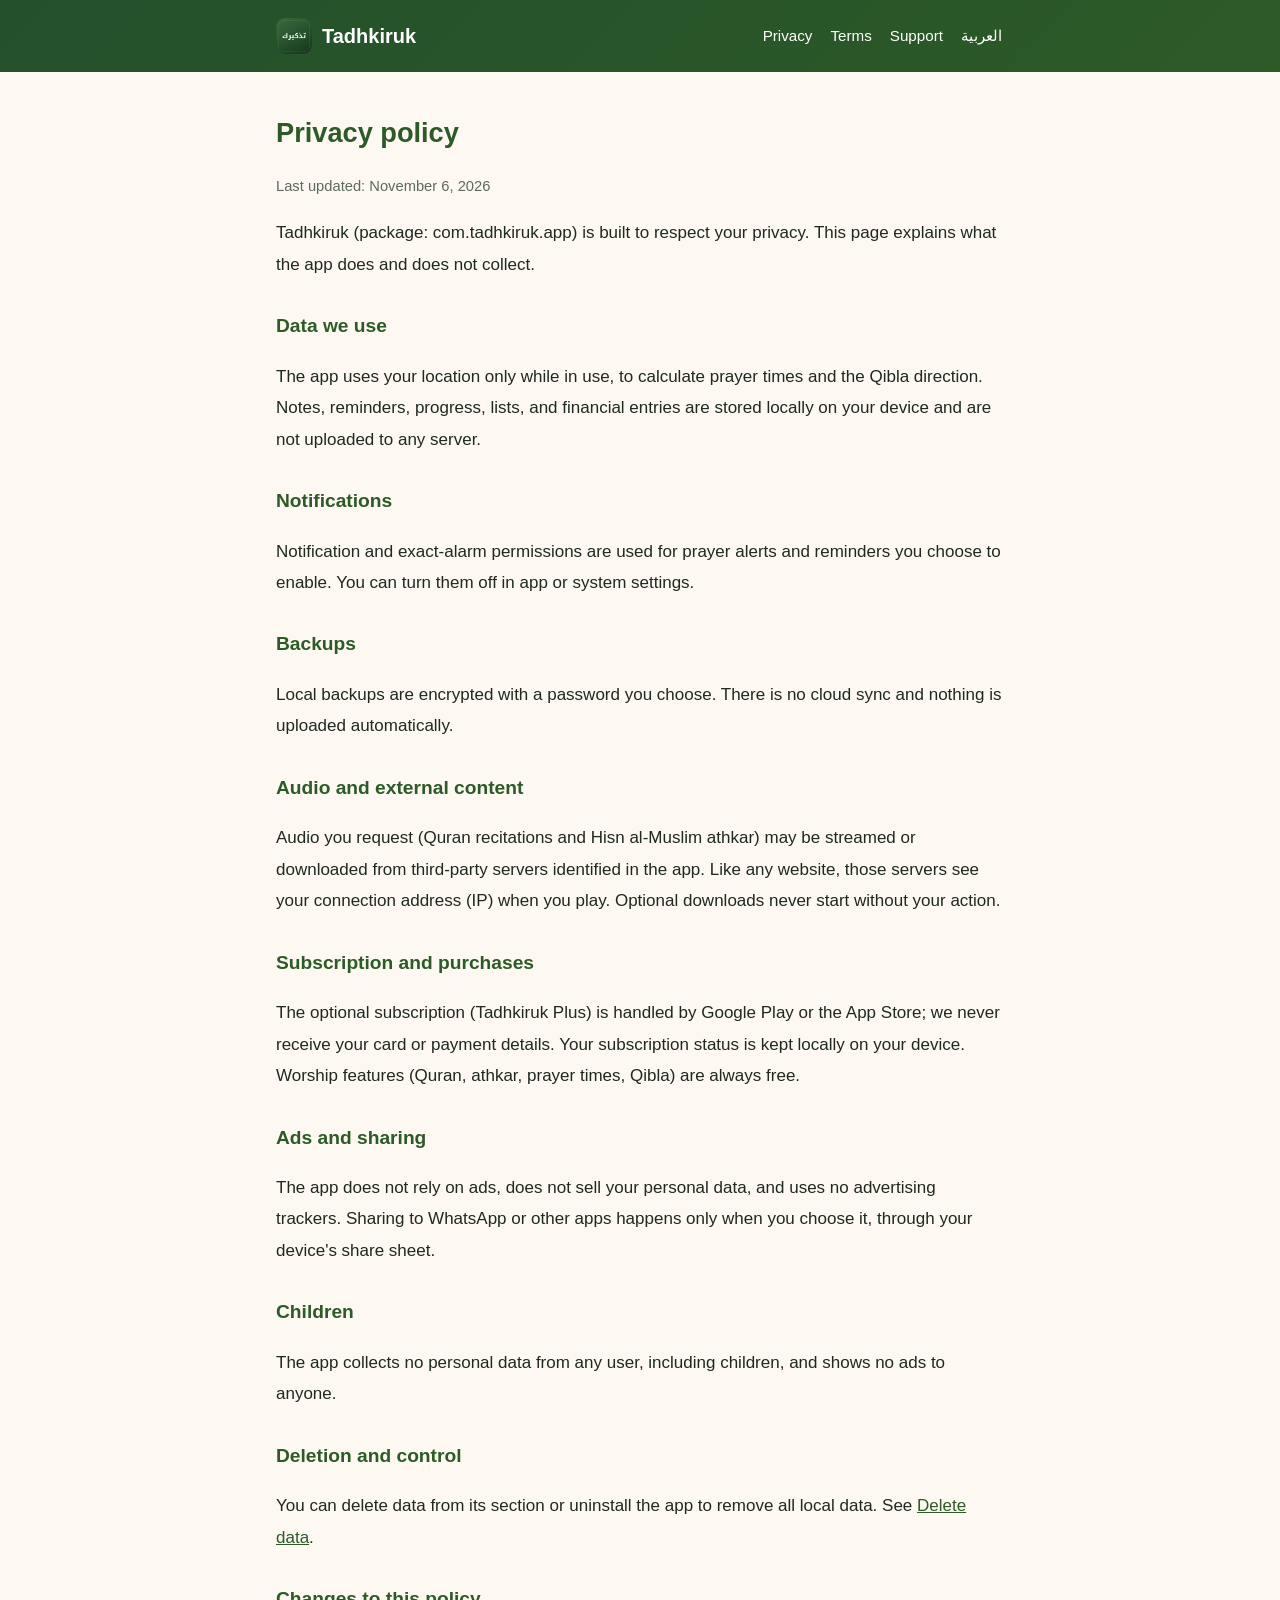
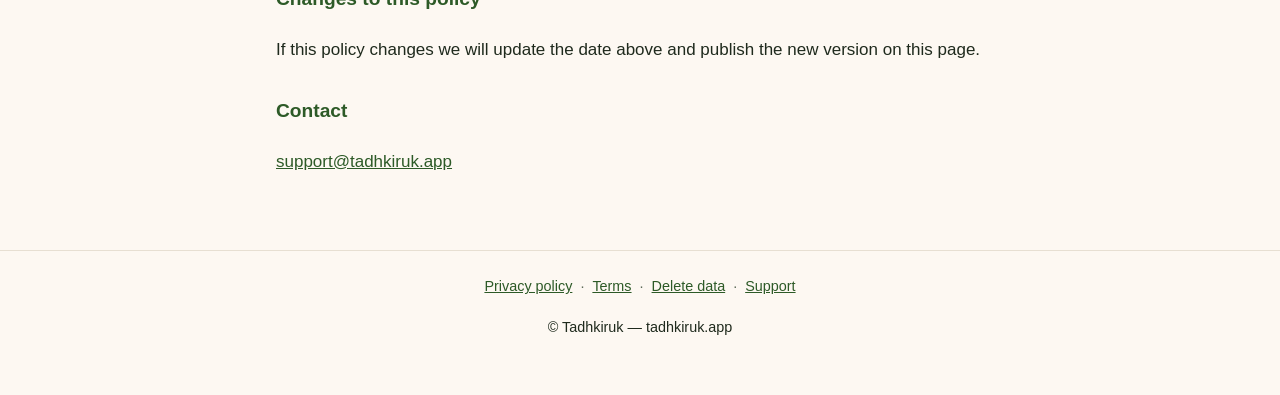
<file: en/privacy.html>
<!doctype html>
<html lang="en" dir="ltr">
<head>
  <meta charset="utf-8">
  <meta name="viewport" content="width=device-width, initial-scale=1">
  <title>Privacy policy | Tadhkiruk</title>
  <meta name="description" content="Privacy policy for the Tadhkiruk app.">
  <link rel="alternate" hreflang="ar" href="https://tadhkiruk.app/privacy.html">
  <link rel="stylesheet" href="../style.css">
  <meta name="theme-color" content="#24502c">
  <link rel="icon" type="image/png" sizes="32x32" href="../assets/favicon-32.png">
  <link rel="icon" type="image/png" sizes="192x192" href="../assets/favicon-192.png">
  <link rel="apple-touch-icon" href="../assets/apple-touch-icon.png">
  <link rel="canonical" href="https://tadhkiruk.app/en/privacy.html">
  <meta property="og:type" content="website">
  <meta property="og:site_name" content="Tadhkiruk">
  <meta property="og:title" content="Privacy policy | Tadhkiruk">
  <meta property="og:description" content="Privacy policy for the Tadhkiruk app.">
  <meta property="og:image" content="https://tadhkiruk.app/assets/og-image.png">
  <meta name="twitter:card" content="summary_large_image">
</head>
<body>
<header class="site"><div class="wrap">
  <a class="brand" href="/en/"><img src="../assets/logo-icon-256.png" width="36" height="36" alt=""><span class="name">Tadhkiruk</span></a>
  <nav class="top">
    <a href="privacy.html">Privacy</a>
    <a href="terms.html">Terms</a>
    <a href="support.html">Support</a>
    <a href="../privacy.html">العربية</a>
  </nav>
</div></header>
<main><div class="wrap">
  <h1 class="page">Privacy policy</h1>
  <p class="muted">Last updated: November 6, 2026</p>
  <p>Tadhkiruk (package: com.tadhkiruk.app) is built to respect your privacy. This page explains what the app does and does not collect.</p>
  <h2>Data we use</h2>
  <p>The app uses your location only while in use, to calculate prayer times and the Qibla direction. Notes, reminders, progress, lists, and financial entries are stored locally on your device and are not uploaded to any server.</p>
  <h2>Notifications</h2>
  <p>Notification and exact-alarm permissions are used for prayer alerts and reminders you choose to enable. You can turn them off in app or system settings.</p>
  <h2>Backups</h2>
  <p>Local backups are encrypted with a password you choose. There is no cloud sync and nothing is uploaded automatically.</p>
  <h2>Audio and external content</h2>
  <p>Audio you request (Quran recitations and Hisn al-Muslim athkar) may be streamed or downloaded from third-party servers identified in the app. Like any website, those servers see your connection address (IP) when you play. Optional downloads never start without your action.</p>
  <h2>Subscription and purchases</h2>
  <p>The optional subscription (Tadhkiruk Plus) is handled by Google Play or the App Store; we never receive your card or payment details. Your subscription status is kept locally on your device. Worship features (Quran, athkar, prayer times, Qibla) are always free.</p>
  <h2>Ads and sharing</h2>
  <p>The app does not rely on ads, does not sell your personal data, and uses no advertising trackers. Sharing to WhatsApp or other apps happens only when you choose it, through your device's share sheet.</p>
  <h2>Children</h2>
  <p>The app collects no personal data from any user, including children, and shows no ads to anyone.</p>
  <h2>Deletion and control</h2>
  <p>You can delete data from its section or uninstall the app to remove all local data. See <a href="delete-data.html">Delete data</a>.</p>
  <h2>Changes to this policy</h2>
  <p>If this policy changes we will update the date above and publish the new version on this page.</p>
  <h2>Contact</h2>
  <p><a href="mailto:support@tadhkiruk.app">support@tadhkiruk.app</a></p>
</div></main>
<footer class="site"><div class="wrap">
  <a href="privacy.html">Privacy policy</a>·<a href="terms.html">Terms</a>·<a href="delete-data.html">Delete data</a>·<a href="support.html">Support</a>
  <p>© Tadhkiruk — tadhkiruk.app</p>
</div></footer>
</body>
</html>
</file>
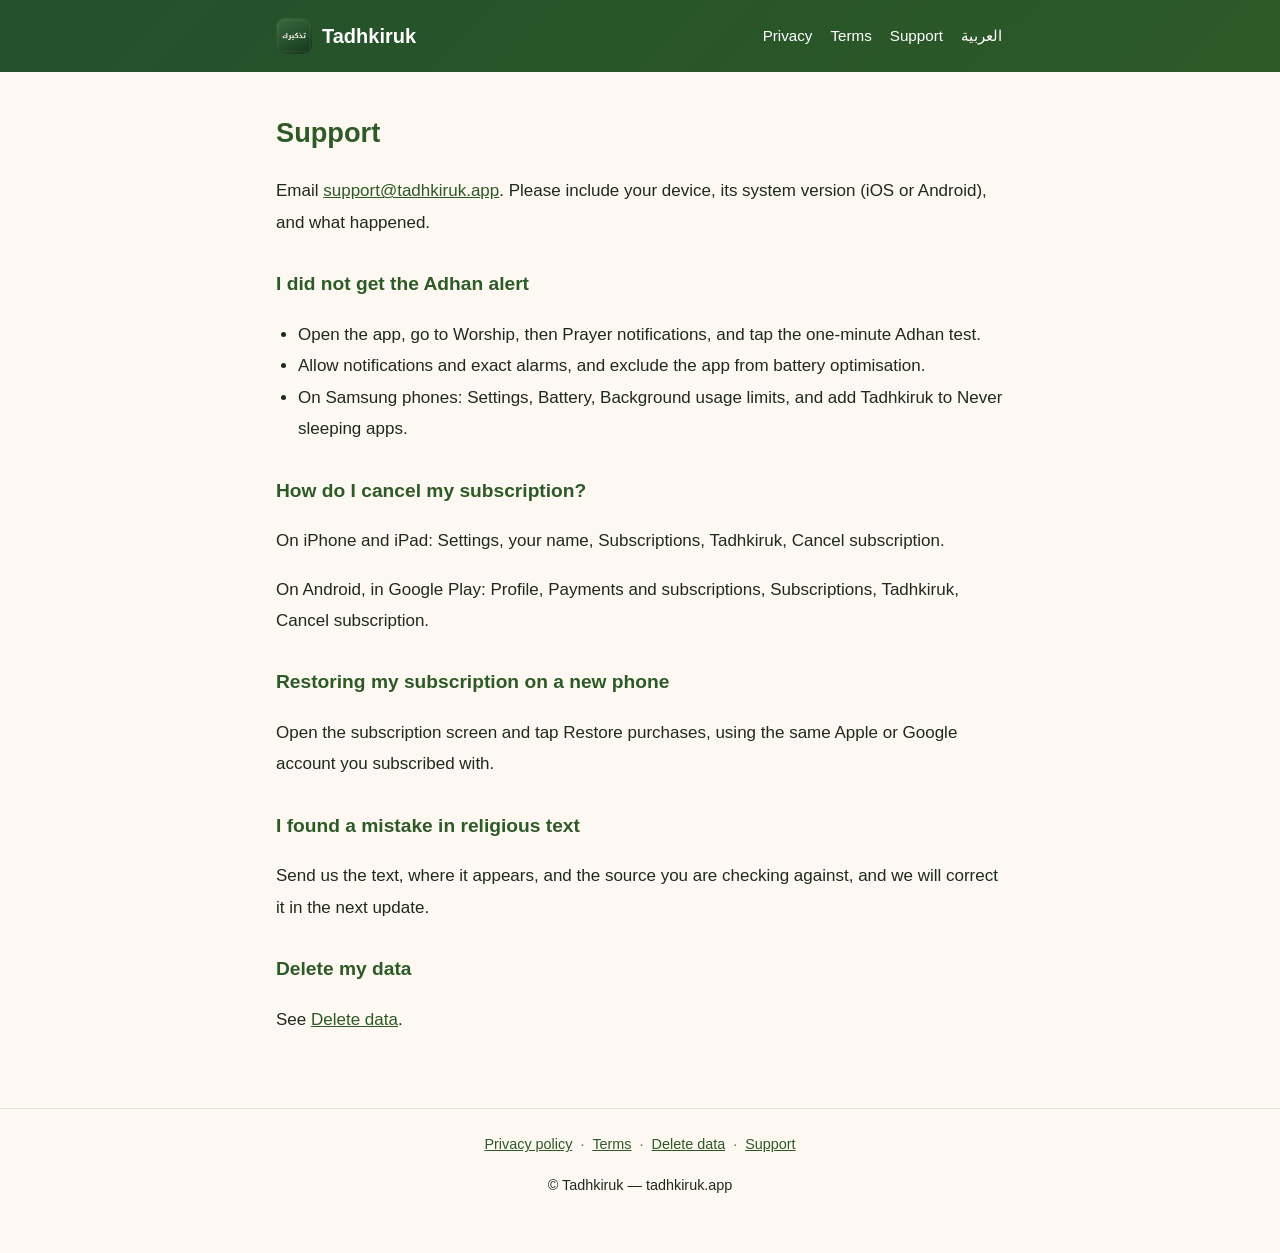
<file: en/support.html>
<!doctype html>
<html lang="en" dir="ltr">
<head>
  <meta charset="utf-8">
  <meta name="viewport" content="width=device-width, initial-scale=1">
  <title>Support | Tadhkiruk</title>
  <meta name="description" content="Support and frequently asked questions for the Tadhkiruk app.">
  <link rel="alternate" hreflang="ar" href="https://tadhkiruk.app/support.html">
  <link rel="stylesheet" href="../style.css">
  <meta name="theme-color" content="#24502c">
  <link rel="icon" type="image/png" sizes="32x32" href="../assets/favicon-32.png">
  <link rel="icon" type="image/png" sizes="192x192" href="../assets/favicon-192.png">
  <link rel="apple-touch-icon" href="../assets/apple-touch-icon.png">
  <link rel="canonical" href="https://tadhkiruk.app/en/support.html">
  <meta property="og:type" content="website">
  <meta property="og:site_name" content="Tadhkiruk">
  <meta property="og:title" content="Support | Tadhkiruk">
  <meta property="og:description" content="Support and frequently asked questions for the Tadhkiruk app.">
  <meta property="og:image" content="https://tadhkiruk.app/assets/og-image.png">
  <meta name="twitter:card" content="summary_large_image">
</head>
<body>
<header class="site"><div class="wrap">
  <a class="brand" href="/en/"><img src="../assets/logo-icon-256.png" width="36" height="36" alt=""><span class="name">Tadhkiruk</span></a>
  <nav class="top">
    <a href="privacy.html">Privacy</a>
    <a href="terms.html">Terms</a>
    <a href="support.html">Support</a>
    <a href="../support.html">العربية</a>
  </nav>
</div></header>
<main><div class="wrap">
  <h1 class="page">Support</h1>
  <p>Email <a href="mailto:support@tadhkiruk.app">support@tadhkiruk.app</a>. Please include your device, its system version (iOS or Android), and what happened.</p>
  <h2>I did not get the Adhan alert</h2>
  <ul>
    <li>Open the app, go to Worship, then Prayer notifications, and tap the one-minute Adhan test.</li>
    <li>Allow notifications and exact alarms, and exclude the app from battery optimisation.</li>
    <li>On Samsung phones: Settings, Battery, Background usage limits, and add Tadhkiruk to Never sleeping apps.</li>
  </ul>
  <h2>How do I cancel my subscription?</h2>
  <p>On iPhone and iPad: Settings, your name, Subscriptions, Tadhkiruk, Cancel subscription.</p>
  <p>On Android, in Google Play: Profile, Payments and subscriptions, Subscriptions, Tadhkiruk, Cancel subscription.</p>
  <h2>Restoring my subscription on a new phone</h2>
  <p>Open the subscription screen and tap Restore purchases, using the same Apple or Google account you subscribed with.</p>
  <h2>I found a mistake in religious text</h2>
  <p>Send us the text, where it appears, and the source you are checking against, and we will correct it in the next update.</p>
  <h2>Delete my data</h2>
  <p>See <a href="delete-data.html">Delete data</a>.</p>
</div></main>
<footer class="site"><div class="wrap">
  <a href="privacy.html">Privacy policy</a>·<a href="terms.html">Terms</a>·<a href="delete-data.html">Delete data</a>·<a href="support.html">Support</a>
  <p>© Tadhkiruk — tadhkiruk.app</p>
</div></footer>
</body>
</html>
</file>
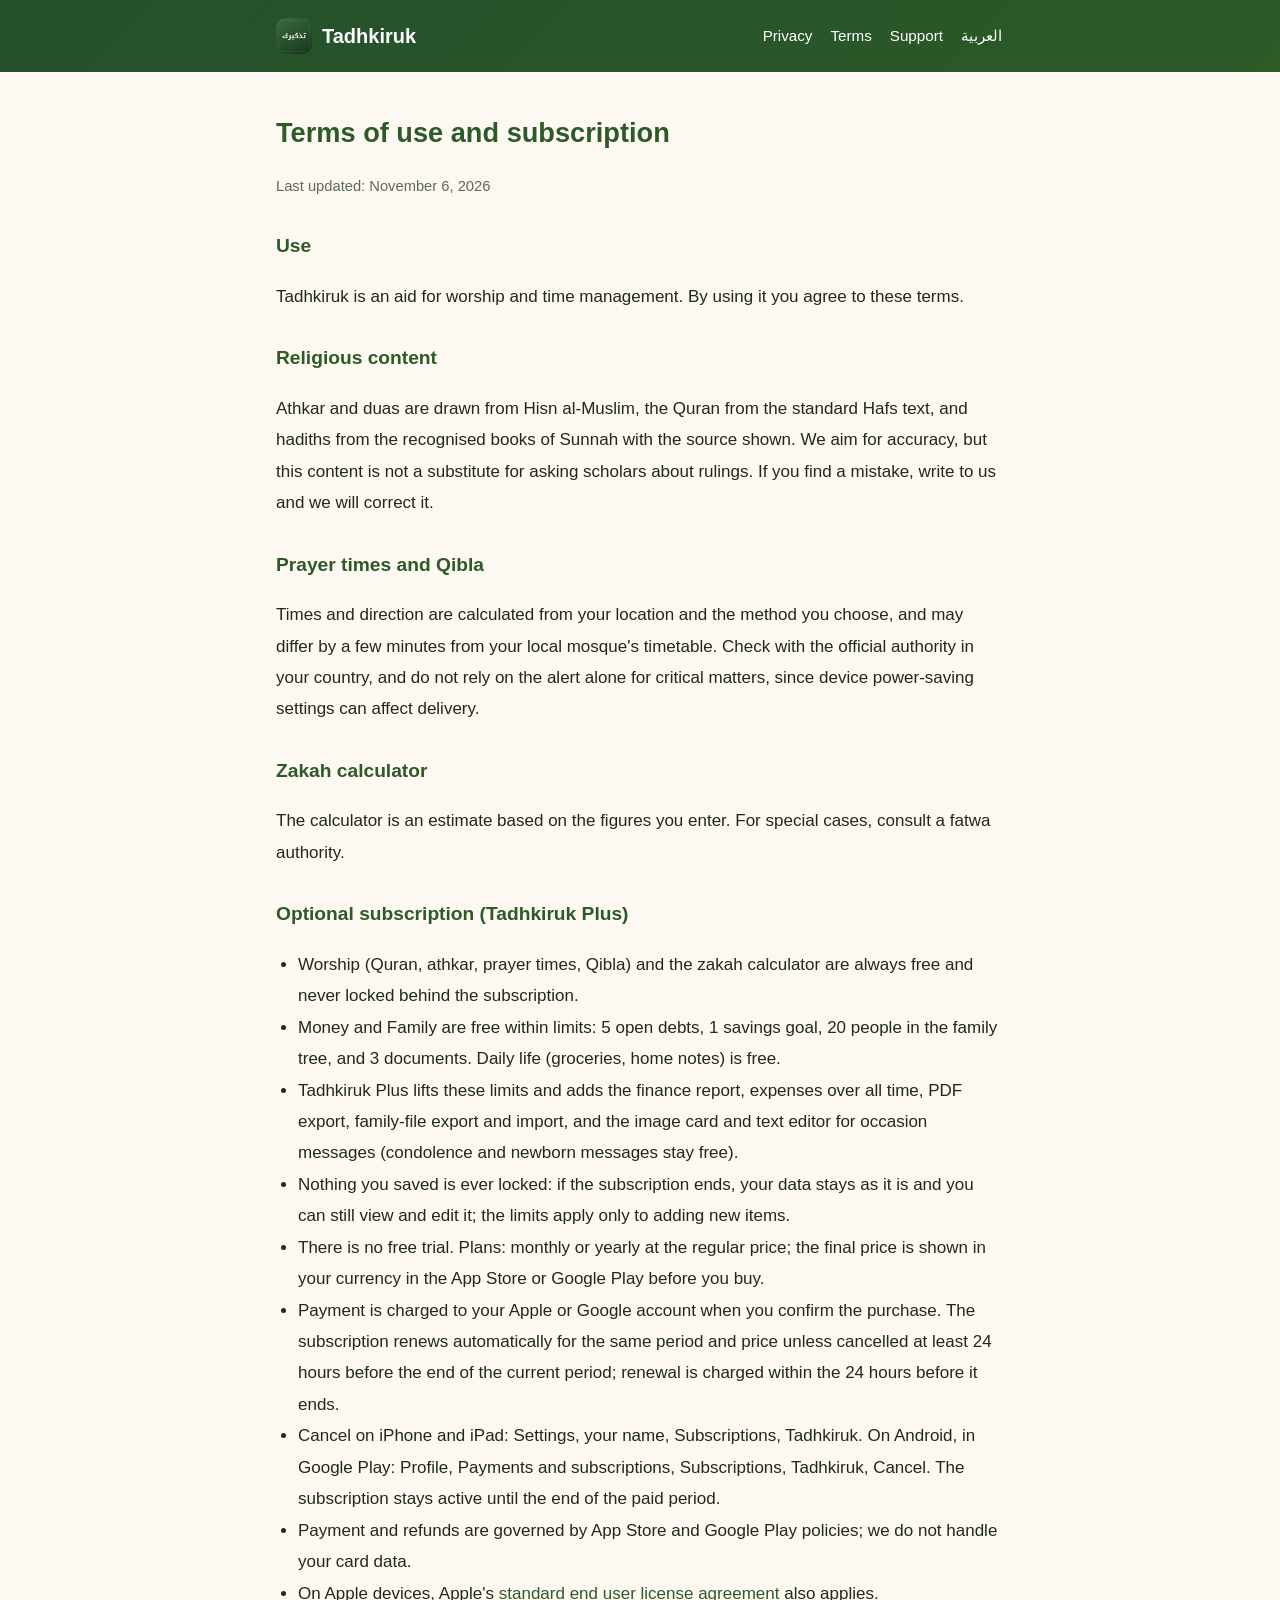
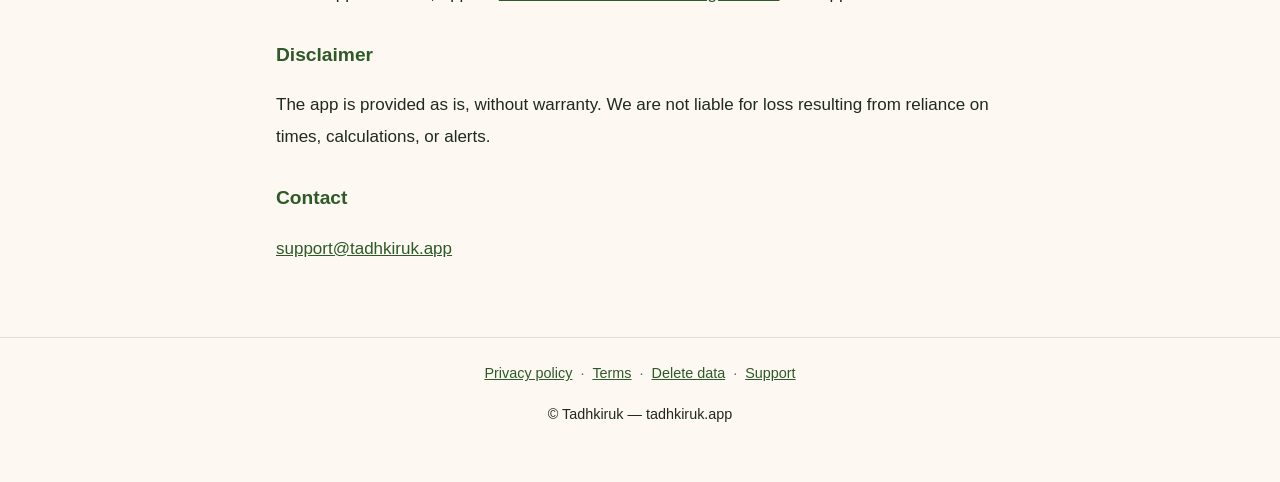
<file: en/terms.html>
<!doctype html>
<html lang="en" dir="ltr">
<head>
  <meta charset="utf-8">
  <meta name="viewport" content="width=device-width, initial-scale=1">
  <title>Terms of use and subscription | Tadhkiruk</title>
  <meta name="description" content="Terms of use for the Tadhkiruk app and its optional subscription.">
  <link rel="alternate" hreflang="ar" href="https://tadhkiruk.app/terms.html">
  <link rel="stylesheet" href="../style.css">
  <meta name="theme-color" content="#24502c">
  <link rel="icon" type="image/png" sizes="32x32" href="../assets/favicon-32.png">
  <link rel="icon" type="image/png" sizes="192x192" href="../assets/favicon-192.png">
  <link rel="apple-touch-icon" href="../assets/apple-touch-icon.png">
  <link rel="canonical" href="https://tadhkiruk.app/en/terms.html">
  <meta property="og:type" content="website">
  <meta property="og:site_name" content="Tadhkiruk">
  <meta property="og:title" content="Terms of use and subscription | Tadhkiruk">
  <meta property="og:description" content="Terms of use for the Tadhkiruk app and its optional subscription.">
  <meta property="og:image" content="https://tadhkiruk.app/assets/og-image.png">
  <meta name="twitter:card" content="summary_large_image">
</head>
<body>
<header class="site"><div class="wrap">
  <a class="brand" href="/en/"><img src="../assets/logo-icon-256.png" width="36" height="36" alt=""><span class="name">Tadhkiruk</span></a>
  <nav class="top">
    <a href="privacy.html">Privacy</a>
    <a href="terms.html">Terms</a>
    <a href="support.html">Support</a>
    <a href="../terms.html">العربية</a>
  </nav>
</div></header>
<main><div class="wrap">
  <h1 class="page">Terms of use and subscription</h1>
  <p class="muted">Last updated: November 6, 2026</p>
  <h2>Use</h2>
  <p>Tadhkiruk is an aid for worship and time management. By using it you agree to these terms.</p>
  <h2>Religious content</h2>
  <p>Athkar and duas are drawn from Hisn al-Muslim, the Quran from the standard Hafs text, and hadiths from the recognised books of Sunnah with the source shown. We aim for accuracy, but this content is not a substitute for asking scholars about rulings. If you find a mistake, write to us and we will correct it.</p>
  <h2>Prayer times and Qibla</h2>
  <p>Times and direction are calculated from your location and the method you choose, and may differ by a few minutes from your local mosque's timetable. Check with the official authority in your country, and do not rely on the alert alone for critical matters, since device power-saving settings can affect delivery.</p>
  <h2>Zakah calculator</h2>
  <p>The calculator is an estimate based on the figures you enter. For special cases, consult a fatwa authority.</p>
  <h2>Optional subscription (Tadhkiruk Plus)</h2>
  <ul>
    <li>Worship (Quran, athkar, prayer times, Qibla) and the zakah calculator are always free and never locked behind the subscription.</li>
    <li>Money and Family are free within limits: 5 open debts, 1 savings goal, 20 people in the family tree, and 3 documents. Daily life (groceries, home notes) is free.</li>
    <li>Tadhkiruk Plus lifts these limits and adds the finance report, expenses over all time, PDF export, family-file export and import, and the image card and text editor for occasion messages (condolence and newborn messages stay free).</li>
    <li>Nothing you saved is ever locked: if the subscription ends, your data stays as it is and you can still view and edit it; the limits apply only to adding new items.</li>
    <li>There is no free trial. Plans: monthly or yearly at the regular price; the final price is shown in your currency in the App Store or Google Play before you buy.</li>
    <li>Payment is charged to your Apple or Google account when you confirm the purchase. The subscription renews automatically for the same period and price unless cancelled at least 24 hours before the end of the current period; renewal is charged within the 24 hours before it ends.</li>
    <li>Cancel on iPhone and iPad: Settings, your name, Subscriptions, Tadhkiruk. On Android, in Google Play: Profile, Payments and subscriptions, Subscriptions, Tadhkiruk, Cancel. The subscription stays active until the end of the paid period.</li>
    <li>Payment and refunds are governed by App Store and Google Play policies; we do not handle your card data.</li>
    <li>On Apple devices, Apple's <a href="https://www.apple.com/legal/internet-services/itunes/dev/stdeula/">standard end user license agreement</a> also applies.</li>
  </ul>
  <h2>Disclaimer</h2>
  <p>The app is provided as is, without warranty. We are not liable for loss resulting from reliance on times, calculations, or alerts.</p>
  <h2>Contact</h2>
  <p><a href="mailto:support@tadhkiruk.app">support@tadhkiruk.app</a></p>
</div></main>
<footer class="site"><div class="wrap">
  <a href="privacy.html">Privacy policy</a>·<a href="terms.html">Terms</a>·<a href="delete-data.html">Delete data</a>·<a href="support.html">Support</a>
  <p>© Tadhkiruk — tadhkiruk.app</p>
</div></footer>
</body>
</html>
</file>
<file: style.css>
:root {
  --primary: #2d5a27;
  --secondary: #4a7c44;
  --gold: #c5a059;
  --bg: #fdf8f2;
  --card: #ffffff;
  --text: #1f2a1d;
  --muted: #5d6b59;
  --line: #e7dfd2;
}
@media (prefers-color-scheme: dark) {
  :root {
    --bg: #14190f;
    --card: #1c2318;
    --text: #eef2ea;
    --muted: #a9b5a3;
    --line: #2c3527;
    --primary: #7fb877;
  }
}
* { box-sizing: border-box; }
html { -webkit-text-size-adjust: 100%; }
body {
  margin: 0;
  background: var(--bg);
  color: var(--text);
  font-family: "Noto Naskh Arabic", "Segoe UI", Tahoma, Arial, sans-serif;
  line-height: 1.85;
  font-size: 17px;
}
a { color: var(--primary); }
.wrap { max-width: 760px; margin: 0 auto; padding: 0 16px; }
header.site {
  background: linear-gradient(135deg, #24502c, #2d5a27);
  color: #fff;
  padding: 14px 0;
}
header.site .wrap {
  display: flex;
  align-items: center;
  justify-content: space-between;
  gap: 12px;
  flex-wrap: wrap;
}
header.site a { color: #fff; text-decoration: none; }
.brand { font-weight: 800; font-size: 1.25rem; }
.brand span { color: var(--gold); }
nav.top { display: flex; gap: 14px; flex-wrap: wrap; font-size: 0.95rem; }
nav.top a { padding: 8px 2px; min-height: 44px; display: inline-flex; align-items: center; }
nav.top a:hover { text-decoration: underline; }
.hero {
  background: linear-gradient(135deg, #24502c, #2d5a27 70%);
  color: #fff;
  padding: 44px 0 52px;
  text-align: center;
}
.hero h1 { margin: 0 0 8px; font-size: 2.1rem; }
.hero p { margin: 0 auto; max-width: 560px; color: #e6efe3; }
.hero .badge {
  display: inline-block;
  margin-top: 20px;
  padding: 10px 22px;
  border-radius: 999px;
  background: var(--gold);
  color: #2a2208;
  font-weight: 700;
  text-decoration: none;
}
main { padding: 28px 0 56px; }
h1.page { font-size: 1.7rem; margin: 8px 0 6px; color: var(--primary); }
h2 { font-size: 1.2rem; margin: 28px 0 6px; color: var(--primary); }
p, li { color: var(--text); }
.muted { color: var(--muted); font-size: 0.92rem; }
.grid { display: grid; gap: 14px; grid-template-columns: repeat(auto-fit, minmax(210px, 1fr)); margin-top: 24px; }
.card {
  background: var(--card);
  border: 1px solid var(--line);
  border-radius: 16px;
  padding: 16px 18px;
}
.card h3 { margin: 0 0 4px; font-size: 1.05rem; color: var(--primary); }
.card p { margin: 0; color: var(--muted); font-size: 0.95rem; line-height: 1.7; }
footer.site {
  border-top: 1px solid var(--line);
  padding: 22px 0 40px;
  text-align: center;
  color: var(--muted);
  font-size: 0.9rem;
}
footer.site a { margin: 0 8px; }
ul { padding-inline-start: 22px; }

.brand { display: inline-flex; align-items: center; gap: 10px; }
.brand img { border-radius: 9px; display: block; }
.brand .name { color: #fff; }
.hero-logo { border-radius: 26px; box-shadow: 0 10px 30px rgba(0,0,0,.25); margin-bottom: 14px; }
</file>
